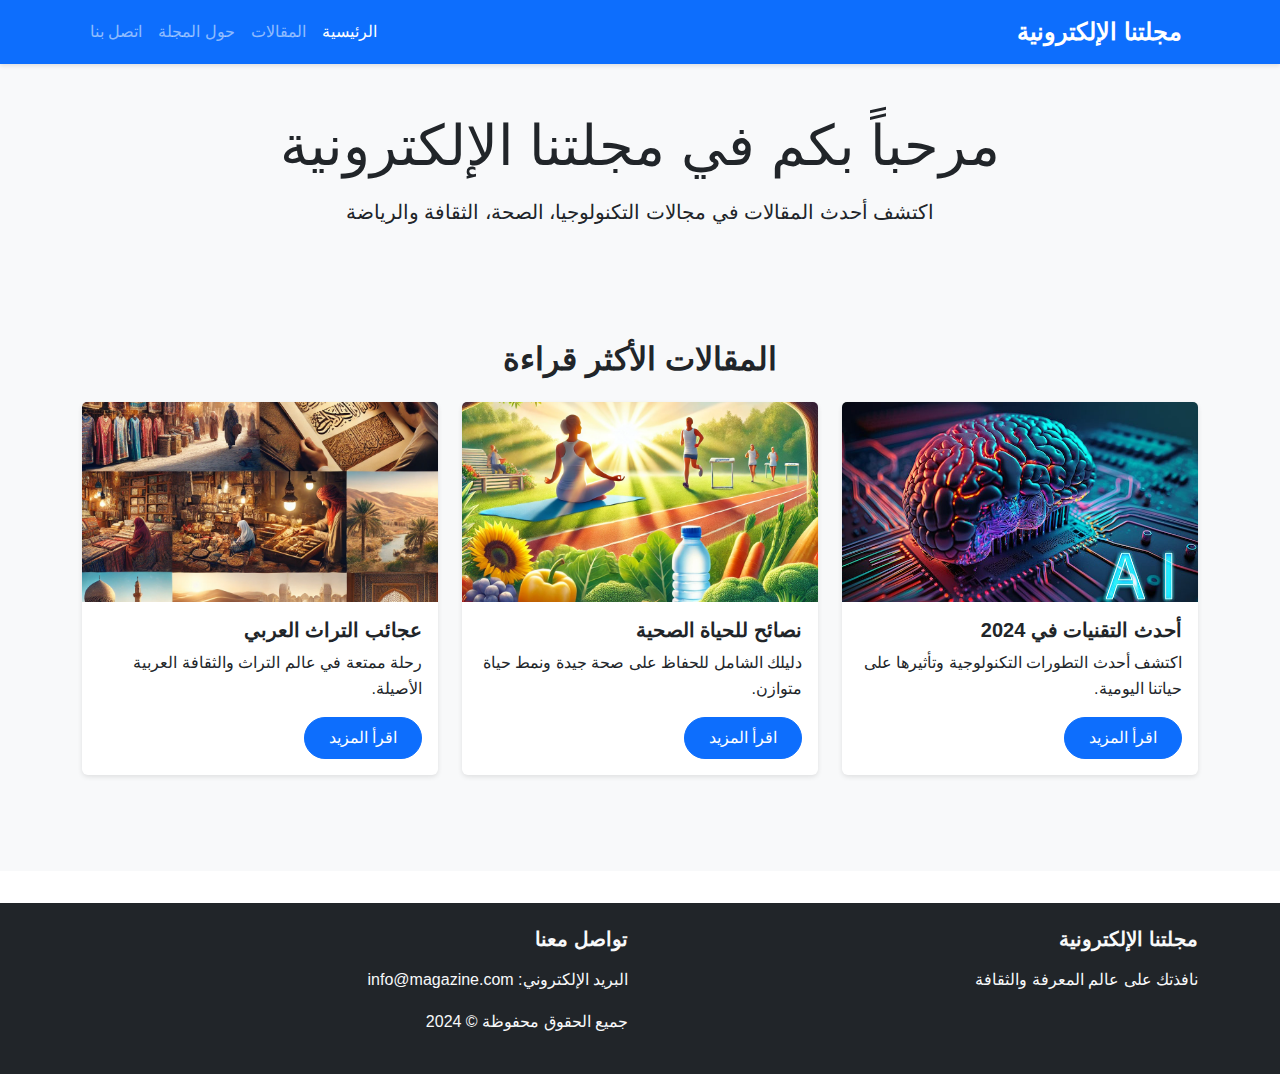
<file: index.html>
<!DOCTYPE html>
<html lang="ar" dir="rtl">
<head>
    <meta charset="UTF-8">
    <meta name="viewport" content="width=device-width, initial-scale=1.0">
    <title>مجلتنا الإلكترونية</title>
    <link href="https://cdn.jsdelivr.net/npm/bootstrap@5.3.0/dist/css/bootstrap.min.css" rel="stylesheet">
    <link rel="stylesheet" href="css/style.css">
</head>
<body>
    <!-- القائمة العلوية -->
    <nav class="navbar navbar-expand-lg navbar-dark bg-primary">
        <div class="container">
            <a class="navbar-brand" href="index.html">مجلتنا الإلكترونية</a>
            <button class="navbar-toggler" type="button" data-bs-toggle="collapse" data-bs-target="#navbarNav">
                <span class="navbar-toggler-icon"></span>
            </button>
            <div class="collapse navbar-collapse" id="navbarNav">
                <ul class="navbar-nav me-auto">
                    <li class="nav-item">
                        <a class="nav-link active" href="index.html">الرئيسية</a>
                    </li>
                    <li class="nav-item">
                        <a class="nav-link" href="articles.html">المقالات</a>
                    </li>
                    <li class="nav-item">
                        <a class="nav-link" href="about.html">حول المجلة</a>
                    </li>
                    <li class="nav-item">
                        <a class="nav-link" href="contact.html">اتصل بنا</a>
                    </li>
                </ul>
            </div>
        </div>
    </nav

    <!-- القسم الرئيسي -->
    <main>
        <!-- قسم العرض الرئيسي -->
        <section class="hero-section py-5">
            <div class="container">
                <div class="row">
                    <div class="col-md-8 mx-auto text-center">
                        <h1 class="display-4">مرحباً بكم في مجلتنا الإلكترونية</h1>
                        <p class="lead">اكتشف أحدث المقالات في مجالات التكنولوجيا، الصحة، الثقافة والرياضة</p>
                    </div>
                </div>
            </div>
        </section>

        <!-- قسم المقالات الأكثر قراءة -->
        <section class="popular-articles py-5 bg-light">
            <div class="container">
                <h2 class="text-center mb-4">المقالات الأكثر قراءة</h2>
                <div class="row">
                    <div class="col-md-4 mb-4">
                        <div class="card">
                            <img src="images/tech.jpg" class="card-img-top" alt="تكنولوجيا">
                            <div class="card-body">
                                <h5 class="card-title">أحدث التقنيات في 2024</h5>
                                <p class="card-text">اكتشف أحدث التطورات التكنولوجية وتأثيرها على حياتنا اليومية.</p>
                                <a href="articles/ai-future.html" class="btn btn-primary">اقرأ المزيد</a>
                            </div>
                        </div>
                    </div>
                    <div class="col-md-4 mb-4">
                        <div class="card">
                            <img src="images/health.jpg" class="card-img-top" alt="صحة">
                            <div class="card-body">
                                <h5 class="card-title">نصائح للحياة الصحية</h5>
                                <p class="card-text">دليلك الشامل للحفاظ على صحة جيدة ونمط حياة متوازن.</p>
                                <a href="articles/healthy-sleep.html" class="btn btn-primary">اقرأ المزيد</a>
                            </div>
                        </div>
                    </div>
                    <div class="col-md-4 mb-4">
                        <div class="card">
                            <img src="images/culture.jpg" class="card-img-top" alt="ثقافة">
                            <div class="card-body">
                                <h5 class="card-title">عجائب التراث العربي</h5>
                                <p class="card-text">رحلة ممتعة في عالم التراث والثقافة العربية الأصيلة.</p>
                                <a href="articles/arabic-heritage.html" class="btn btn-primary">اقرأ المزيد</a>
                            </div>
                        </div>
                    </div>
                </div>
            </div>
        </section>
    </main>

    <!-- تذييل الصفحة -->
    <footer class="bg-dark text-light py-4">
        <div class="container">
            <div class="row">
                <div class="col-md-6">
                    <h5>مجلتنا الإلكترونية</h5>
                    <p>نافذتك على عالم المعرفة والثقافة</p>
                </div>
                <div class="col-md-6 text-md-end">
                    <h5>تواصل معنا</h5>
                    <p>البريد الإلكتروني: info@magazine.com</p>
                    <p>جميع الحقوق محفوظة © 2024</p>
                </div>
            </div>
        </div>
    </footer>

    <script src="https://cdn.jsdelivr.net/npm/bootstrap@5.3.0/dist/js/bootstrap.bundle.min.js"></script>
    <script src="js/main.js"></script>
</body>
</html>
</file>
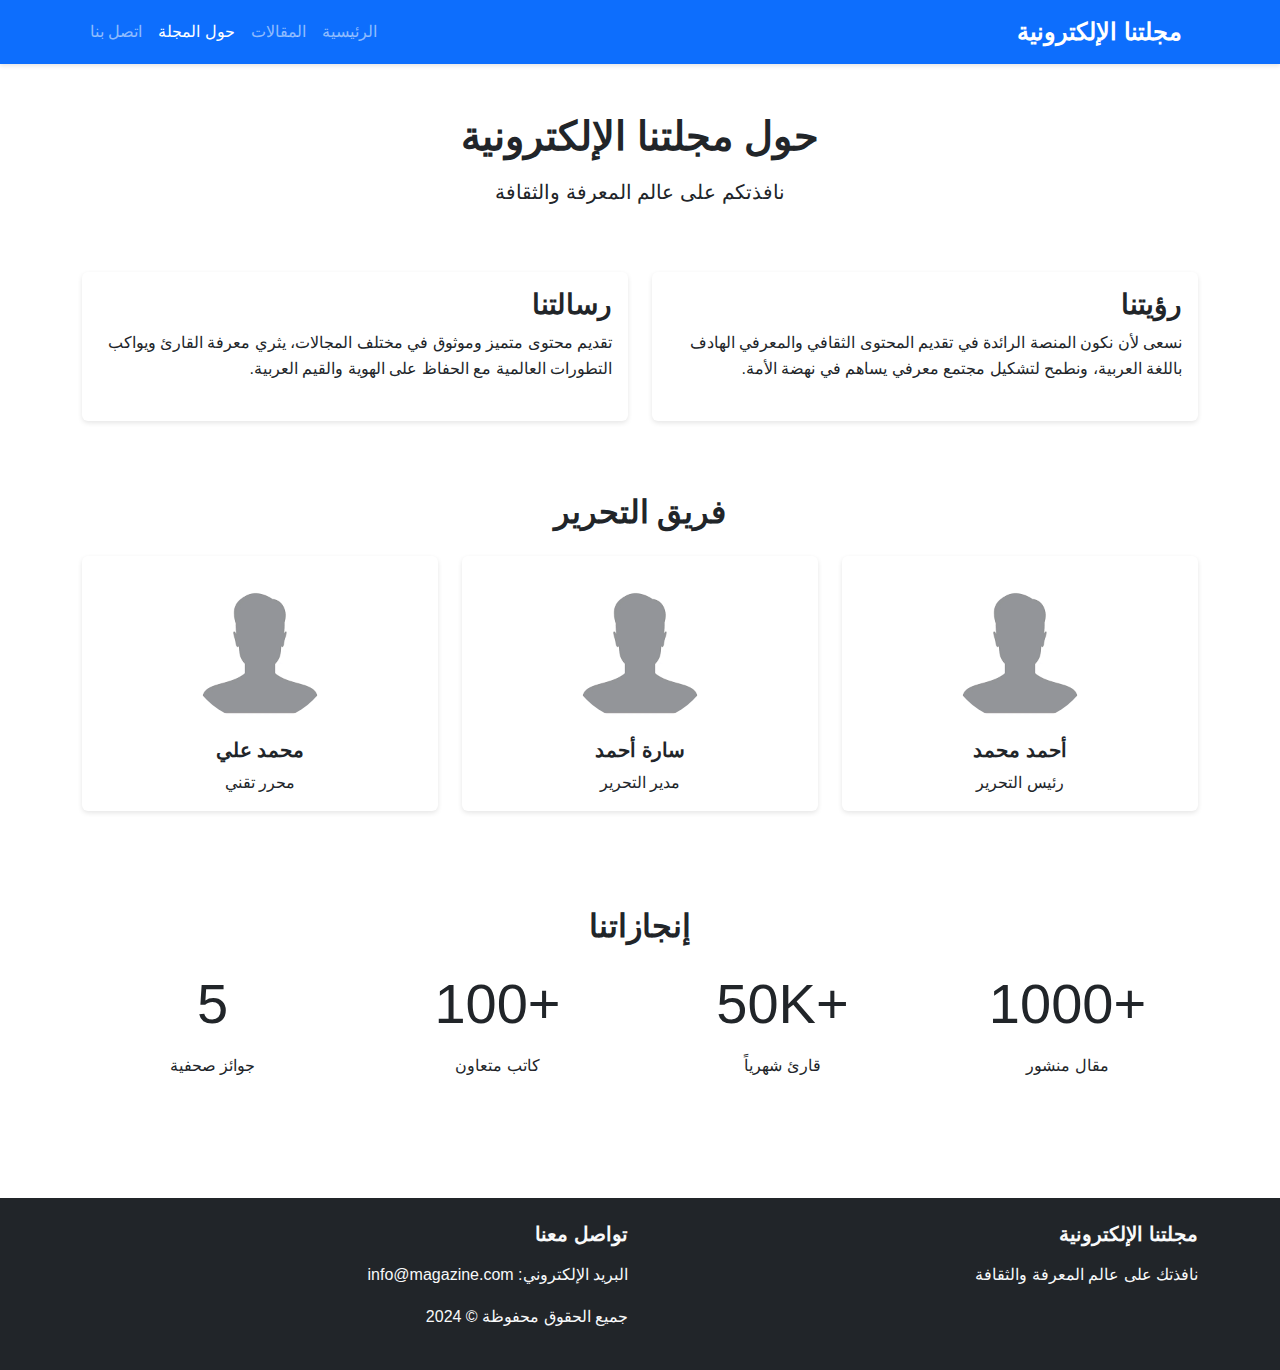
<file: about.html>
<!DOCTYPE html>
<html lang="ar" dir="rtl">
<head>
    <meta charset="UTF-8">
    <meta name="viewport" content="width=device-width, initial-scale=1.0">
    <title>حول المجلة - مجلتنا الإلكترونية</title>
    <link href="https://cdn.jsdelivr.net/npm/bootstrap@5.3.0/dist/css/bootstrap.min.css" rel="stylesheet">
    <link rel="stylesheet" href="css/style.css">
</head>
<body>
    <!-- القائمة العلوية -->
    <nav class="navbar navbar-expand-lg navbar-dark bg-primary">
        <div class="container">
            <a class="navbar-brand" href="index.html">مجلتنا الإلكترونية</a>
            <button class="navbar-toggler" type="button" data-bs-toggle="collapse" data-bs-target="#navbarNav">
                <span class="navbar-toggler-icon"></span>
            </button>
            <div class="collapse navbar-collapse" id="navbarNav">
                <ul class="navbar-nav me-auto">
                    <li class="nav-item">
                        <a class="nav-link" href="index.html">الرئيسية</a>
                    </li>
                    <li class="nav-item">
                        <a class="nav-link" href="articles.html">المقالات</a>
                    </li>
                    <li class="nav-item">
                        <a class="nav-link active" href="about.html">حول المجلة</a>
                    </li>
                    <li class="nav-item">
                        <a class="nav-link" href="contact.html">اتصل بنا</a>
                    </li>
                </ul>
            </div>
        </div>
    </nav>

    <!-- قسم حول المجلة -->
    <main class="container py-5">
        <div class="row">
            <div class="col-md-8 mx-auto text-center mb-5">
                <h1>حول مجلتنا الإلكترونية</h1>
                <p class="lead">نافذتكم على عالم المعرفة والثقافة</p>
            </div>
        </div>

        <!-- قسم الرؤية والرسالة -->
        <div class="row mb-5">
            <div class="col-md-6 mb-4">
                <div class="card h-100">
                    <div class="card-body">
                        <h3 class="card-title">رؤيتنا</h3>
                        <p class="card-text">نسعى لأن نكون المنصة الرائدة في تقديم المحتوى الثقافي والمعرفي الهادف باللغة العربية، ونطمح لتشكيل مجتمع معرفي يساهم في نهضة الأمة.</p>
                    </div>
                </div>
            </div>
            <div class="col-md-6 mb-4">
                <div class="card h-100">
                    <div class="card-body">
                        <h3 class="card-title">رسالتنا</h3>
                        <p class="card-text">تقديم محتوى متميز وموثوق في مختلف المجالات، يثري معرفة القارئ ويواكب التطورات العالمية مع الحفاظ على الهوية والقيم العربية.</p>
                    </div>
                </div>
            </div>
        </div>

        <!-- قسم الفريق -->
        <section class="team-section mb-5">
            <h2 class="text-center mb-4">فريق التحرير</h2>
            <div class="row">
                <div class="col-md-4 mb-4">
                    <div class="card text-center">
                        <div class="card-body">
                            <img src="images/editor1.jpg" alt="رئيس التحرير" class="rounded-circle mb-3" style="width: 150px; height: 150px; object-fit: cover;">
                            <h5 class="card-title">أحمد محمد</h5>
                            <p class="card-text">رئيس التحرير</p>
                        </div>
                    </div>
                </div>
                <div class="col-md-4 mb-4">
                    <div class="card text-center">
                        <div class="card-body">
                            <img src="images/editor1.jpg"مدير التحرير" class="rounded-circle mb-3" style="width: 150px; height: 150px; object-fit: cover;">
                            <h5 class="card-title">سارة أحمد</h5>
                            <p class="card-text">مدير التحرير</p>
                        </div>
                    </div>
                </div>
                <div class="col-md-4 mb-4">
                    <div class="card text-center">
                        <div class="card-body">
                            <img src="images/editor1.jpg" alt="محرر تقني" class="rounded-circle mb-3" style="width: 150px; height: 150px; object-fit: cover;">
                            <h5 class="card-title">محمد علي</h5>
                            <p class="card-text">محرر تقني</p>
                        </div>
                    </div>
                </div>
            </div>
        </section>

        <!-- قسم الإنجازات -->
        <section class="achievements-section">
            <h2 class="text-center mb-4">إنجازاتنا</h2>
            <div class="row">
                <div class="col-md-3 col-6 text-center mb-4">
                    <div class="achievement-item">
                        <h3 class="display-4">+1000</h3>
                        <p>مقال منشور</p>
                    </div>
                </div>
                <div class="col-md-3 col-6 text-center mb-4">
                    <div class="achievement-item">
                        <h3 class="display-4">+50K</h3>
                        <p>قارئ شهرياً</p>
                    </div>
                </div>
                <div class="col-md-3 col-6 text-center mb-4">
                    <div class="achievement-item">
                        <h3 class="display-4">+100</h3>
                        <p>كاتب متعاون</p>
                    </div>
                </div>
                <div class="col-md-3 col-6 text-center mb-4">
                    <div class="achievement-item">
                        <h3 class="display-4">5</h3>
                        <p>جوائز صحفية</p>
                    </div>
                </div>
            </div>
        </section>
    </main>

    <!-- تذييل الصفحة -->
    <footer class="bg-dark text-light py-4">
        <div class="container">
            <div class="row">
                <div class="col-md-6">
                    <h5>مجلتنا الإلكترونية</h5>
                    <p>نافذتك على عالم المعرفة والثقافة</p>
                </div>
                <div class="col-md-6 text-md-end">
                    <h5>تواصل معنا</h5>
                    <p>البريد الإلكتروني: info@magazine.com</p>
                    <p>جميع الحقوق محفوظة © 2024</p>
                </div>
            </div>
        </div>
    </footer>

    <script src="https://cdn.jsdelivr.net/npm/bootstrap@5.3.0/dist/js/bootstrap.bundle.min.js"></script>
    <script src="js/main.js"></script>
</body>
</html>
</file>
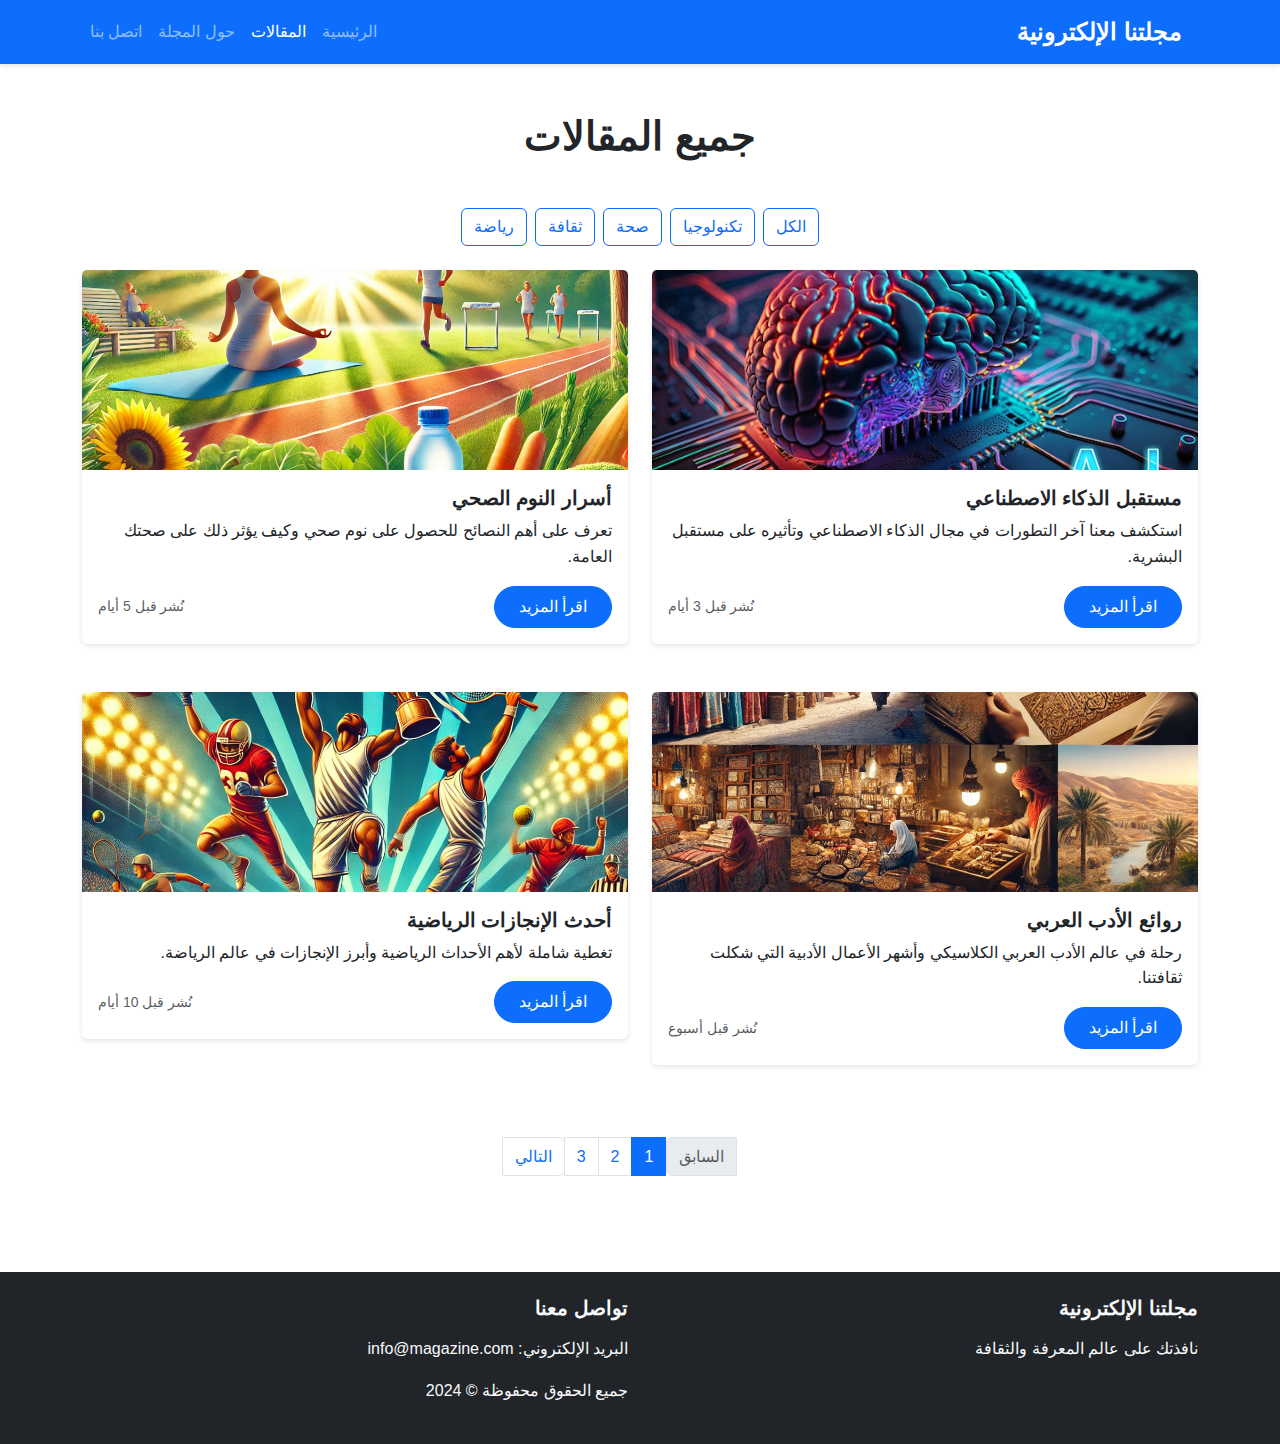
<file: articles.html>
<!DOCTYPE html>
<html lang="ar" dir="rtl">
<head>
    <meta charset="UTF-8">
    <meta name="viewport" content="width=device-width, initial-scale=1.0">
    <title>المقالات - مجلتنا الإلكترونية</title>
    <link href="https://cdn.jsdelivr.net/npm/bootstrap@5.3.0/dist/css/bootstrap.min.css" rel="stylesheet">
    <link rel="stylesheet" href="css/style.css">
</head>
<body>
    <!-- القائمة العلوية -->
    <nav class="navbar navbar-expand-lg navbar-dark bg-primary">
        <div class="container">
            <a class="navbar-brand" href="index.html">مجلتنا الإلكترونية</a>
            <button class="navbar-toggler" type="button" data-bs-toggle="collapse" data-bs-target="#navbarNav">
                <span class="navbar-toggler-icon"></span>
            </button>
            <div class="collapse navbar-collapse" id="navbarNav">
                <ul class="navbar-nav me-auto">
                    <li class="nav-item">
                        <a class="nav-link" href="index.html">الرئيسية</a>
                    </li>
                    <li class="nav-item">
                        <a class="nav-link active" href="articles.html">المقالات</a>
                    </li>
                    <li class="nav-item">
                        <a class="nav-link" href="about.html">حول المجلة</a>
                    </li>
                    <li class="nav-item">
                        <a class="nav-link" href="contact.html">اتصل بنا</a>
                    </li>
                </ul>
            </div>
        </div>
    </nav>

    <!-- قسم المقالات -->
    <main class="container py-5">
        <h1 class="text-center mb-5">جميع المقالات</h1>
        
        <!-- قسم التصنيفات -->
        <div class="categories mb-4">
            <div class="d-flex justify-content-center flex-wrap gap-2">
                <button class="btn btn-outline-primary">الكل</button>
                <button class="btn btn-outline-primary">تكنولوجيا</button>
                <button class="btn btn-outline-primary">صحة</button>
                <button class="btn btn-outline-primary">ثقافة</button>
                <button class="btn btn-outline-primary">رياضة</button>
            </div>
        </div>

        <!-- قائمة المقالات -->
        <div class="row">
            <!-- مقال 1 -->
            <div class="col-md-6 mb-4">
                <div class="card">
                    <img src="images/tech.jpg" class="card-img-top" alt="تكنولوجيا">
                    <div class="card-body">
                        <h5 class="card-title">مستقبل الذكاء الاصطناعي</h5>
                        <p class="card-text">استكشف معنا آخر التطورات في مجال الذكاء الاصطناعي وتأثيره على مستقبل البشرية.</p>
                        <div class="d-flex justify-content-between align-items-center">
                            <a href="articles/ai-future.html" class="btn btn-primary">اقرأ المزيد</a>
                            <small class="text-muted">نُشر قبل 3 أيام</small>
                        </div>
                    </div>
                </div>
            </div>

            <!-- مقال 2 -->
            <div class="col-md-6 mb-4">
                <div class="card">
                    <img src="images/health.jpg" class="card-img-top" alt="صحة">
                    <div class="card-body">
                        <h5 class="card-title">أسرار النوم الصحي</h5>
                        <p class="card-text">تعرف على أهم النصائح للحصول على نوم صحي وكيف يؤثر ذلك على صحتك العامة.</p>
                        <div class="d-flex justify-content-between align-items-center">
                            <a href="articles/healthy-sleep.html" class="btn btn-primary">اقرأ المزيد</a>
                            <small class="text-muted">نُشر قبل 5 أيام</small>
                        </div>
                    </div>
                </div>
            </div>

            <!-- مقال 3 -->
            <div class="col-md-6 mb-4">
                <div class="card">
                    <img src="images/culture.jpg" class="card-img-top" alt="ثقافة">
                    <div class="card-body">
                        <h5 class="card-title">روائع الأدب العربي</h5>
                        <p class="card-text">رحلة في عالم الأدب العربي الكلاسيكي وأشهر الأعمال الأدبية التي شكلت ثقافتنا.</p>
                        <div class="d-flex justify-content-between align-items-center">
                            <a href="articles/arabic-literature.html" class="btn btn-primary">اقرأ المزيد</a>
                            <small class="text-muted">نُشر قبل أسبوع</small>
                        </div>
                    </div>
                </div>
            </div>

            <!-- مقال 4 -->
            <div class="col-md-6 mb-4">
                <div class="card">
                    <img src="images/sport.jpg" class="card-img-top" alt="رياضة">
                    <div class="card-body">
                        <h5 class="card-title">أحدث الإنجازات الرياضية</h5>
                        <p class="card-text">تغطية شاملة لأهم الأحداث الرياضية وأبرز الإنجازات في عالم الرياضة.</p>
                        <div class="d-flex justify-content-between align-items-center">
                            <a href="articles/sports-achievements.html" class="btn btn-primary">اقرأ المزيد</a>
                            <small class="text-muted">نُشر قبل 10 أيام</small>
                        </div>
                    </div>
                </div>
            </div>
        </div>

        <!-- أزرار التنقل بين الصفحات -->
        <nav aria-label="Page navigation" class="mt-4">
            <ul class="pagination justify-content-center">
                <li class="page-item disabled">
                    <a class="page-link" href="#" tabindex="-1">السابق</a>
                </li>
                <li class="page-item active"><a class="page-link" href="#">1</a></li>
                <li class="page-item"><a class="page-link" href="#">2</a></li>
                <li class="page-item"><a class="page-link" href="#">3</a></li>
                <li class="page-item">
                    <a class="page-link" href="#">التالي</a>
                </li>
            </ul>
        </nav>
    </main>

    <!-- تذييل الصفحة -->
    <footer class="bg-dark text-light py-4">
        <div class="container">
            <div class="row">
                <div class="col-md-6">
                    <h5>مجلتنا الإلكترونية</h5>
                    <p>نافذتك على عالم المعرفة والثقافة</p>
                </div>
                <div class="col-md-6 text-md-end">
                    <h5>تواصل معنا</h5>
                    <p>البريد الإلكتروني: info@magazine.com</p>
                    <p>جميع الحقوق محفوظة © 2024</p>
                </div>
            </div>
        </div>
    </footer>

    <script src="https://cdn.jsdelivr.net/npm/bootstrap@5.3.0/dist/js/bootstrap.bundle.min.js"></script>
    <script src="js/main.js"></script>
</body>
</html>
</file>
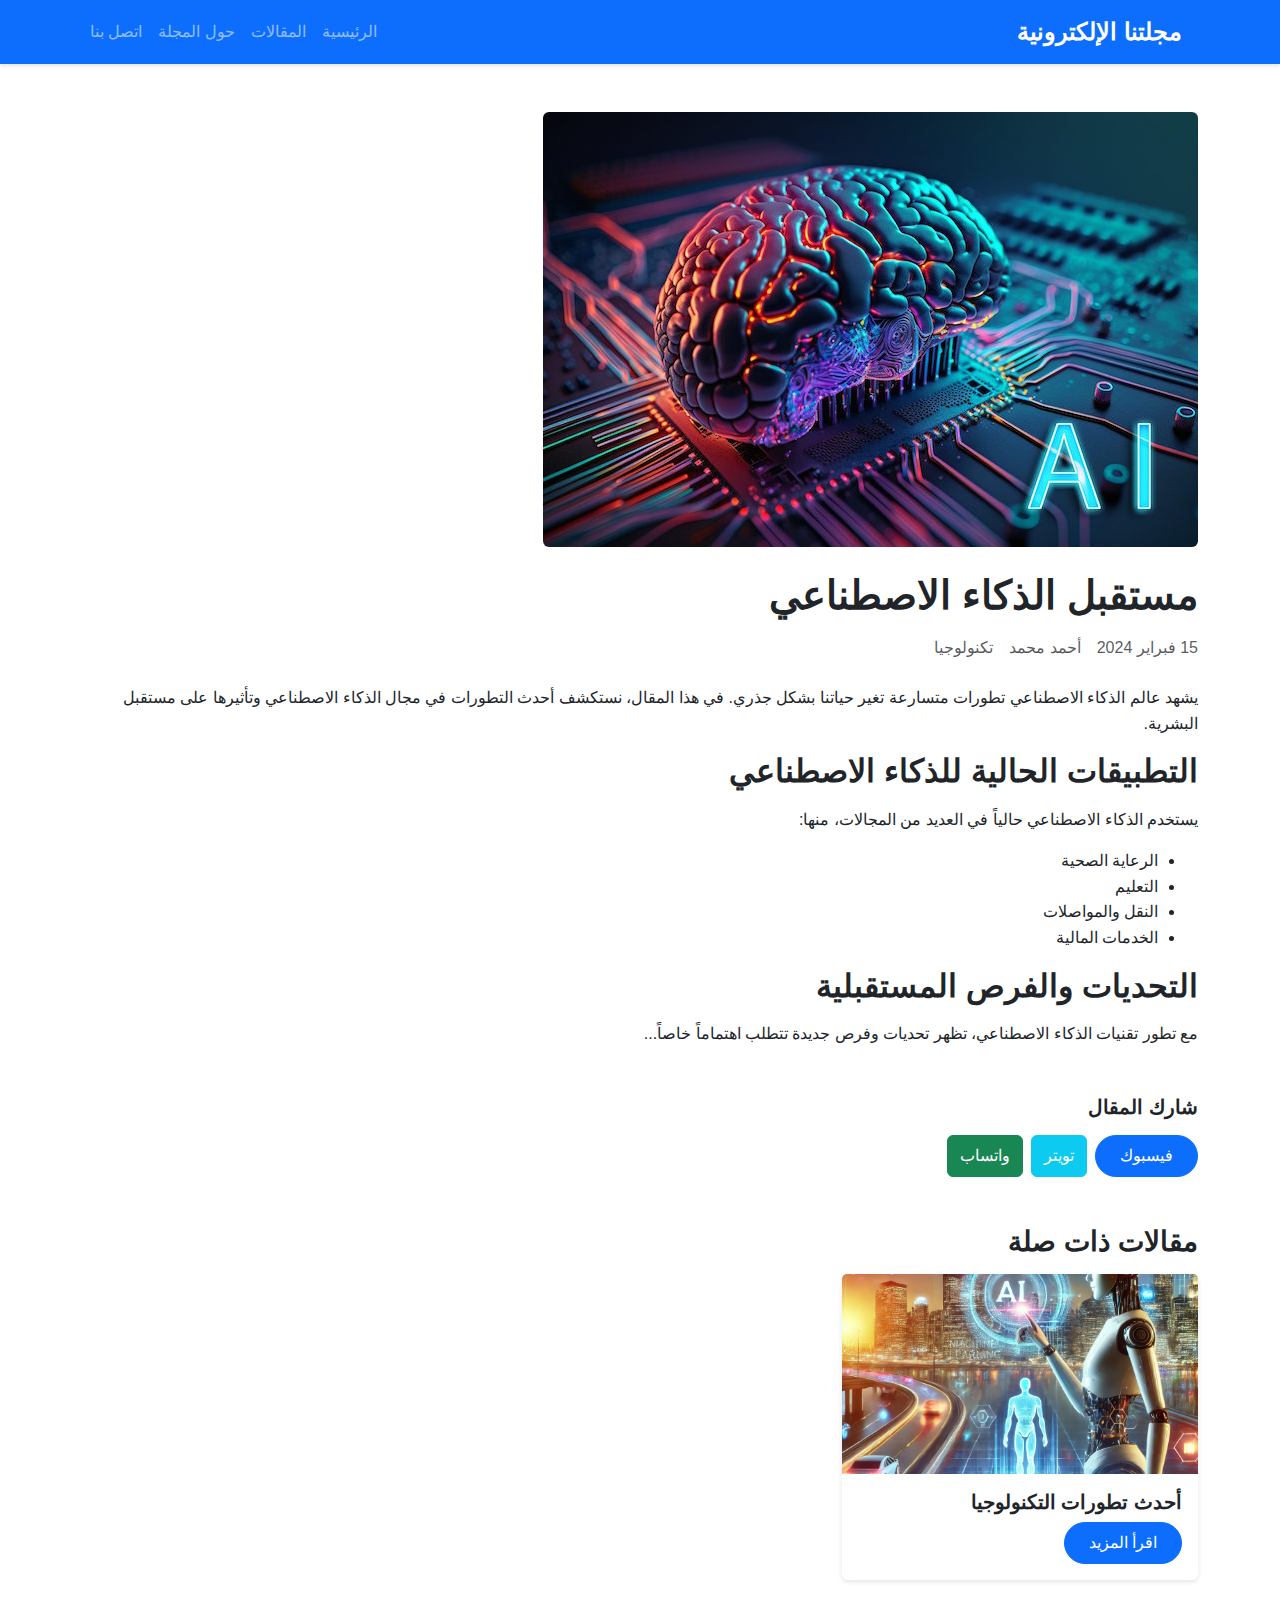
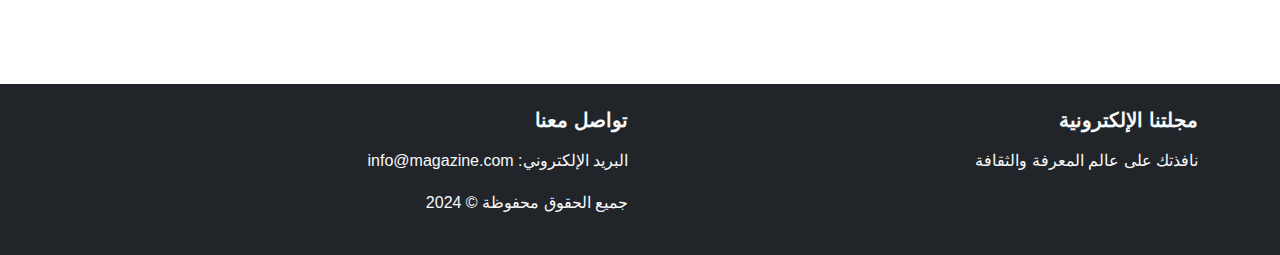
<file: articles/ai-future.html>
<!DOCTYPE html>
<html lang="ar" dir="rtl">
<head>
    <meta charset="UTF-8">
    <meta name="viewport" content="width=device-width, initial-scale=1.0">
    <title>مستقبل الذكاء الاصطناعي - مجلتنا الإلكترونية</title>
    <link href="https://cdn.jsdelivr.net/npm/bootstrap@5.3.0/dist/css/bootstrap.min.css" rel="stylesheet">
    <link rel="stylesheet" href="../css/style.css">
</head>
<body>
    <!-- القائمة العلوية -->
    <nav class="navbar navbar-expand-lg navbar-dark bg-primary">
        <div class="container">
            <a class="navbar-brand" href="../index.html">مجلتنا الإلكترونية</a>
            <button class="navbar-toggler" type="button" data-bs-toggle="collapse" data-bs-target="#navbarNav">
                <span class="navbar-toggler-icon"></span>
            </button>
            <div class="collapse navbar-collapse" id="navbarNav">
                <ul class="navbar-nav me-auto">
                    <li class="nav-item">
                        <a class="nav-link" href="../index.html">الرئيسية</a>
                    </li>
                    <li class="nav-item">
                        <a class="nav-link" href="../articles.html">المقالات</a>
                    </li>
                    <li class="nav-item">
                        <a class="nav-link" href="../about.html">حول المجلة</a>
                    </li>
                    <li class="nav-item">
                        <a class="nav-link" href="../contact.html">اتصل بنا</a>
                    </li>
                </ul>
            </div>
        </div>
    </nav>

    <!-- محتوى المقال -->
    <main class="container py-5">
        <article class="article-content">
            <!-- صورة المقال الرئيسية -->
            <div class="article-header mb-4">
                <img src="../images/tech.jpg" class="img-fluid rounded" alt="الذكاء الاصطناعي">
            </div>

            <!-- معلومات المقال -->
            <div class="article-meta mb-4">
                <h1 class="article-title mb-3">مستقبل الذكاء الاصطناعي</h1>
                <div class="d-flex gap-3 text-muted">
                    <span><i class="bi bi-calendar"></i> 15 فبراير 2024</span>
                    <span><i class="bi bi-person"></i> أحمد محمد</span>
                    <span><i class="bi bi-tag"></i> تكنولوجيا</span>
                </div>
            </div>

            <!-- محتوى المقال -->
            <div class="article-body">
                <p>يشهد عالم الذكاء الاصطناعي تطورات متسارعة تغير حياتنا بشكل جذري. في هذا المقال، نستكشف أحدث التطورات في مجال الذكاء الاصطناعي وتأثيرها على مستقبل البشرية.</p>
                
                <h2>التطبيقات الحالية للذكاء الاصطناعي</h2>
                <p>يستخدم الذكاء الاصطناعي حالياً في العديد من المجالات، منها:</p>
                <ul>
                    <li>الرعاية الصحية</li>
                    <li>التعليم</li>
                    <li>النقل والمواصلات</li>
                    <li>الخدمات المالية</li>
                </ul>

                <h2>التحديات والفرص المستقبلية</h2>
                <p>مع تطور تقنيات الذكاء الاصطناعي، تظهر تحديات وفرص جديدة تتطلب اهتماماً خاصاً...</p>
                
                <!-- يمكن إضافة المزيد من المحتوى هنا -->
            </div>

            <!-- أزرار المشاركة -->
            <div class="share-buttons mt-5">
                <h5>شارك المقال</h5>
                <div class="d-flex gap-2">
                    <button class="btn btn-primary">فيسبوك</button>
                    <button class="btn btn-info text-white">تويتر</button>
                    <button class="btn btn-success">واتساب</button>
                </div>
            </div>

            <!-- مقالات ذات صلة -->
            <div class="related-articles mt-5">
                <h3>مقالات ذات صلة</h3>
                <div class="row mt-3">
                    <div class="col-md-4">
                        <div class="card">
                            <img src="../images/tech2.jpg" class="card-img-top" alt="مقال ذو صلة">
                            <div class="card-body">
                                <h5 class="card-title">أحدث تطورات التكنولوجيا</h5>
                                <a href="#" class="btn btn-primary">اقرأ المزيد</a>
                            </div>
                        </div>
                    </div>
                </div>
            </div>
        </article>
    </main>

    <!-- تذييل الصفحة -->
    <footer class="bg-dark text-light py-4">
        <div class="container">
            <div class="row">
                <div class="col-md-6">
                    <h5>مجلتنا الإلكترونية</h5>
                    <p>نافذتك على عالم المعرفة والثقافة</p>
                </div>
                <div class="col-md-6 text-md-end">
                    <h5>تواصل معنا</h5>
                    <p>البريد الإلكتروني: info@magazine.com</p>
                    <p>جميع الحقوق محفوظة © 2024</p>
                </div>
            </div>
        </div>
    </footer>

    <script src="https://cdn.jsdelivr.net/npm/bootstrap@5.3.0/dist/js/bootstrap.bundle.min.js"></script>
    <script src="../js/main.js"></script>
</body>
</html>
</file>
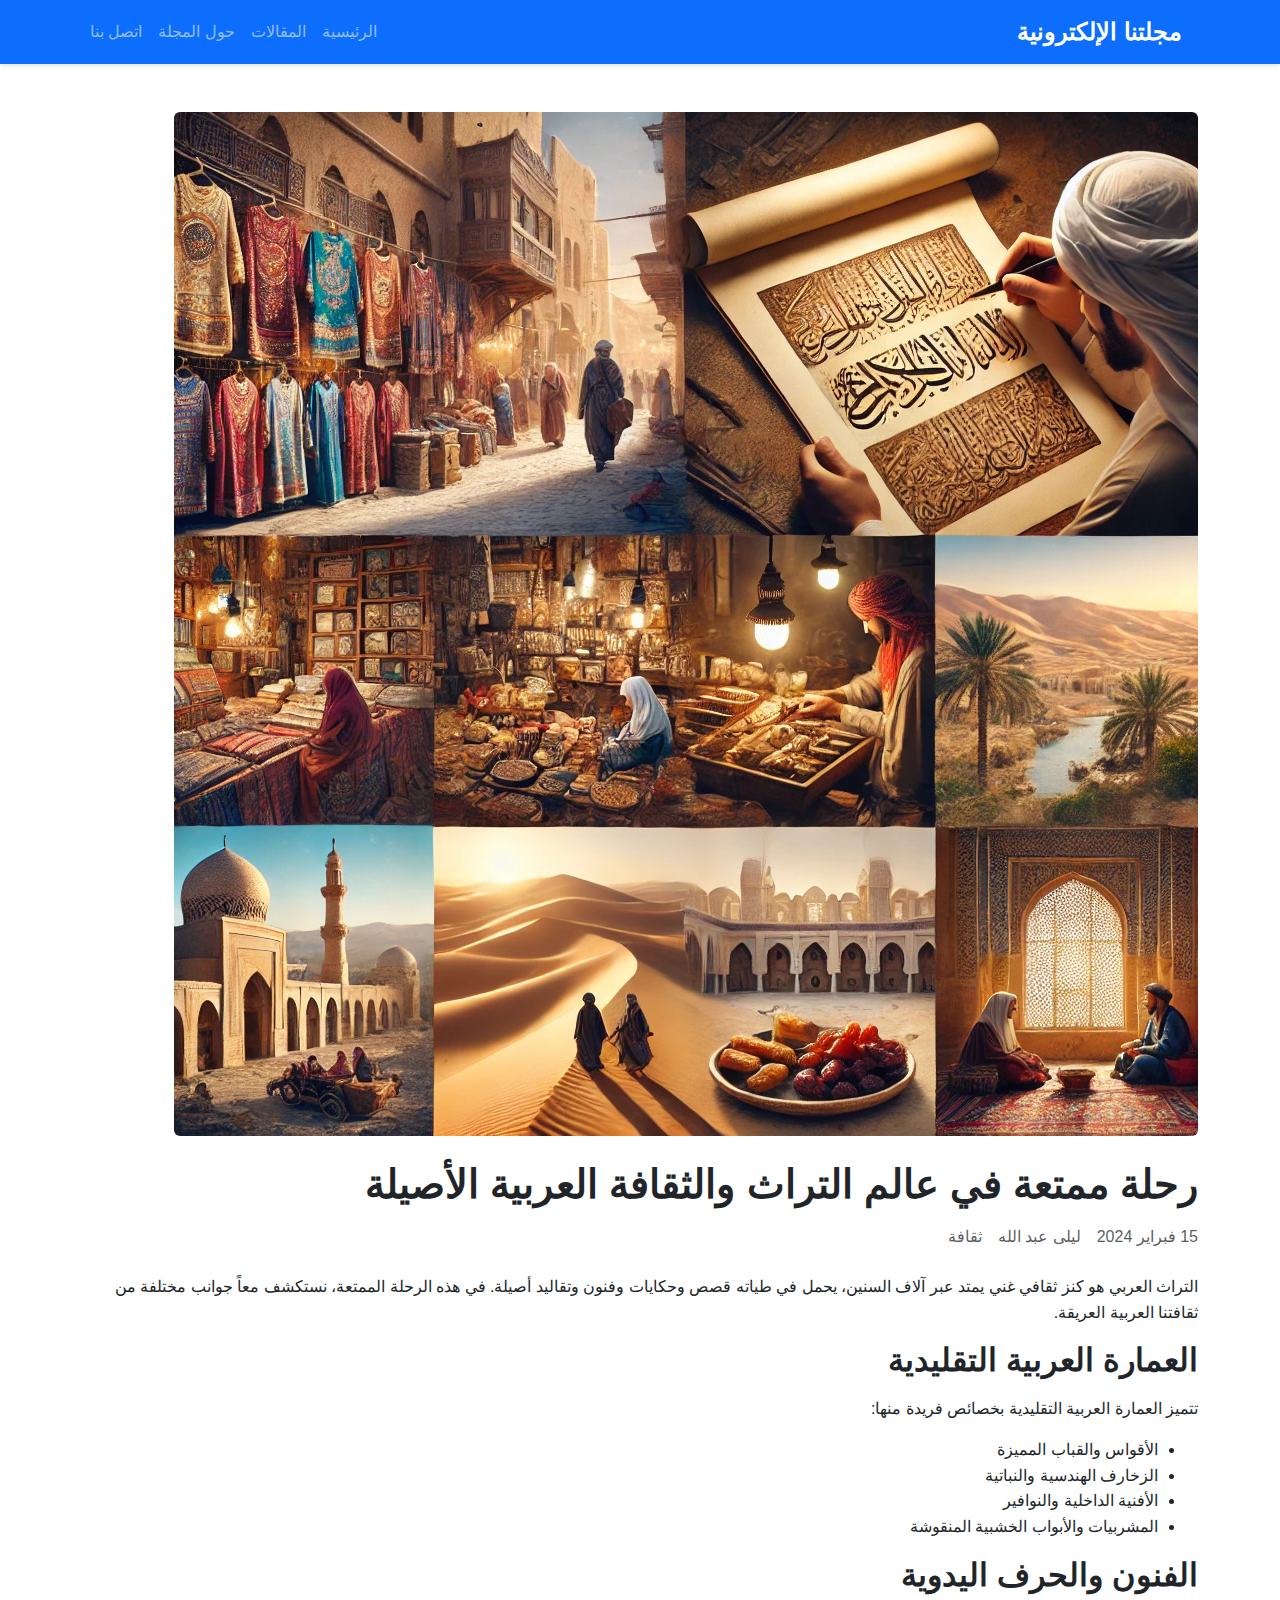
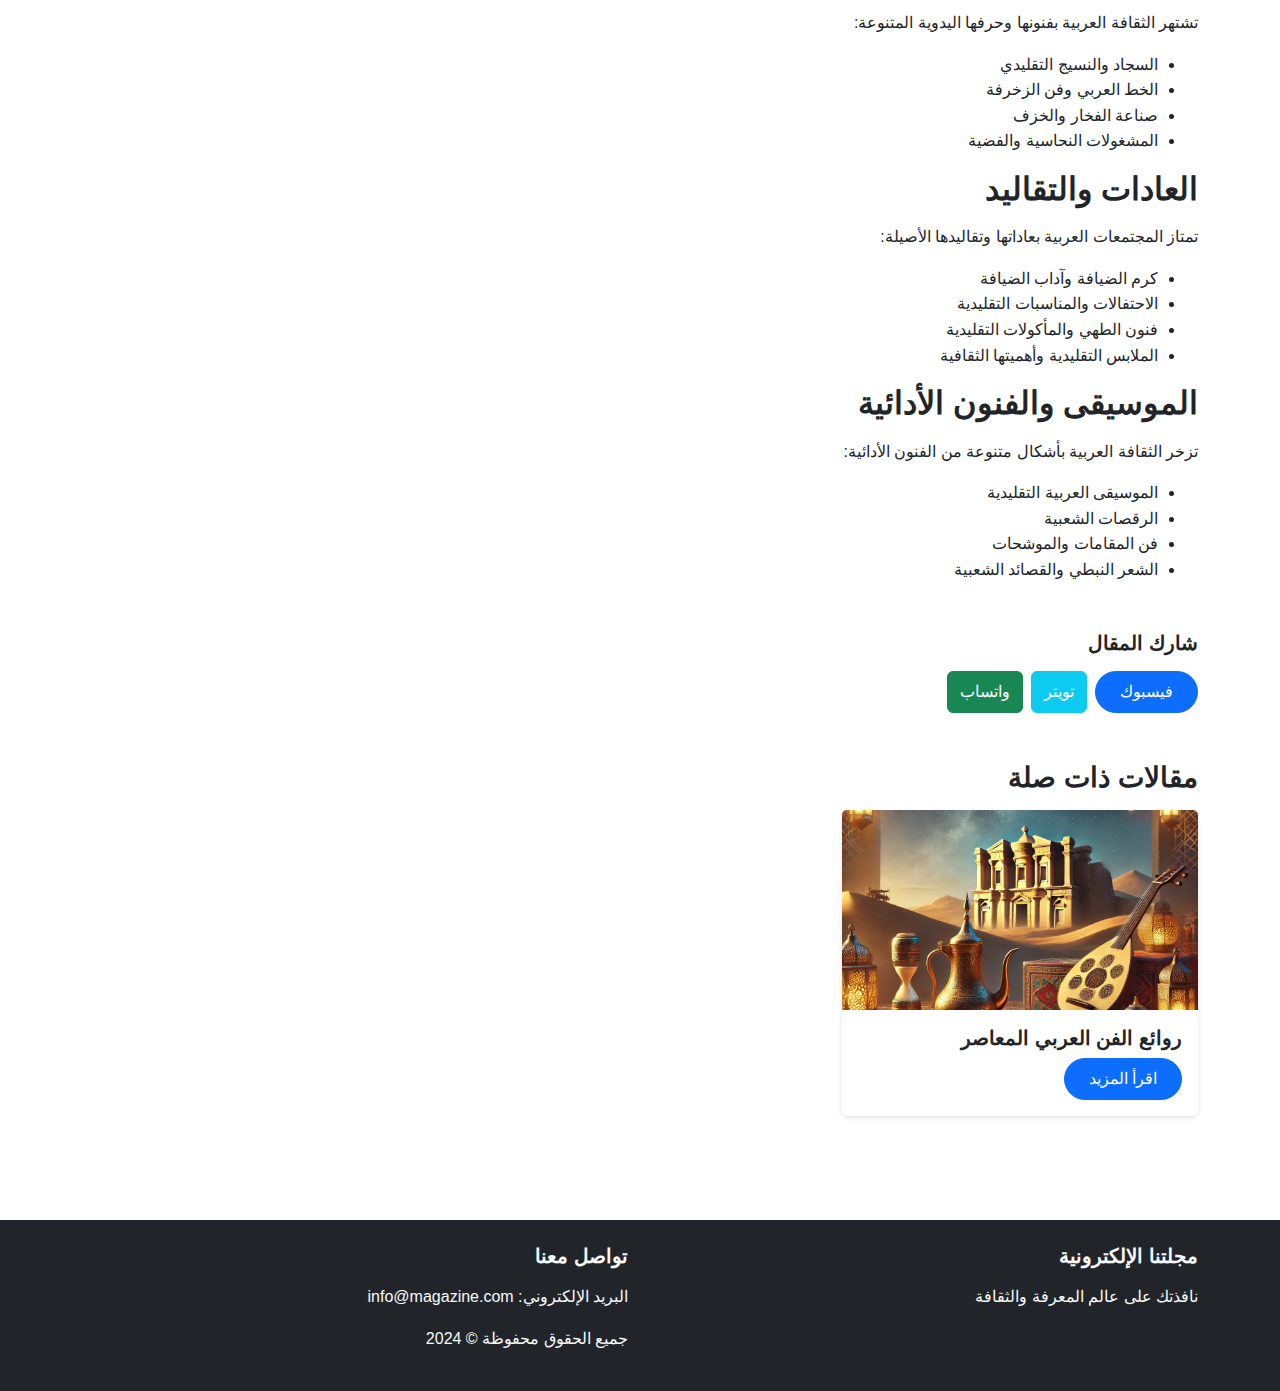
<file: articles/arabic-heritage.html>
<!DOCTYPE html>
<html lang="ar" dir="rtl">
<head>
    <meta charset="UTF-8">
    <meta name="viewport" content="width=device-width, initial-scale=1.0">
    <title>رحلة في عالم التراث والثقافة العربية - مجلتنا الإلكترونية</title>
    <link href="https://cdn.jsdelivr.net/npm/bootstrap@5.3.0/dist/css/bootstrap.min.css" rel="stylesheet">
    <link rel="stylesheet" href="../css/style.css">
</head>
<body>
    <!-- القائمة العلوية -->
    <nav class="navbar navbar-expand-lg navbar-dark bg-primary">
        <div class="container">
            <a class="navbar-brand" href="../index.html">مجلتنا الإلكترونية</a>
            <button class="navbar-toggler" type="button" data-bs-toggle="collapse" data-bs-target="#navbarNav">
                <span class="navbar-toggler-icon"></span>
            </button>
            <div class="collapse navbar-collapse" id="navbarNav">
                <ul class="navbar-nav me-auto">
                    <li class="nav-item">
                        <a class="nav-link" href="../index.html">الرئيسية</a>
                    </li>
                    <li class="nav-item">
                        <a class="nav-link" href="../articles.html">المقالات</a>
                    </li>
                    <li class="nav-item">
                        <a class="nav-link" href="../about.html">حول المجلة</a>
                    </li>
                    <li class="nav-item">
                        <a class="nav-link" href="../contact.html">اتصل بنا</a>
                    </li>
                </ul>
            </div>
        </div>
    </nav>

    <!-- محتوى المقال -->
    <main class="container py-5">
        <article class="article-content">
            <!-- صورة المقال الرئيسية -->
            <div class="article-header mb-4">
                <img src="../images/culture.jpg" class="img-fluid rounded" alt="التراث العربي">
            </div>

            <!-- معلومات المقال -->
            <div class="article-meta mb-4">
                <h1 class="article-title mb-3">رحلة ممتعة في عالم التراث والثقافة العربية الأصيلة</h1>
                <div class="d-flex gap-3 text-muted">
                    <span><i class="bi bi-calendar"></i> 15 فبراير 2024</span>
                    <span><i class="bi bi-person"></i> ليلى عبد الله</span>
                    <span><i class="bi bi-tag"></i> ثقافة</span>
                </div>
            </div>

            <!-- محتوى المقال -->
            <div class="article-body">
                <p>التراث العربي هو كنز ثقافي غني يمتد عبر آلاف السنين، يحمل في طياته قصص وحكايات وفنون وتقاليد أصيلة. في هذه الرحلة الممتعة، نستكشف معاً جوانب مختلفة من ثقافتنا العربية العريقة.</p>
                
                <h2>العمارة العربية التقليدية</h2>
                <p>تتميز العمارة العربية التقليدية بخصائص فريدة منها:</p>
                <ul>
                    <li>الأقواس والقباب المميزة</li>
                    <li>الزخارف الهندسية والنباتية</li>
                    <li>الأفنية الداخلية والنوافير</li>
                    <li>المشربيات والأبواب الخشبية المنقوشة</li>
                </ul>

                <h2>الفنون والحرف اليدوية</h2>
                <p>تشتهر الثقافة العربية بفنونها وحرفها اليدوية المتنوعة:</p>
                <ul>
                    <li>السجاد والنسيج التقليدي</li>
                    <li>الخط العربي وفن الزخرفة</li>
                    <li>صناعة الفخار والخزف</li>
                    <li>المشغولات النحاسية والفضية</li>
                </ul>

                <h2>العادات والتقاليد</h2>
                <p>تمتاز المجتمعات العربية بعاداتها وتقاليدها الأصيلة:</p>
                <ul>
                    <li>كرم الضيافة وآداب الضيافة</li>
                    <li>الاحتفالات والمناسبات التقليدية</li>
                    <li>فنون الطهي والمأكولات التقليدية</li>
                    <li>الملابس التقليدية وأهميتها الثقافية</li>
                </ul>
                
                <h2>الموسيقى والفنون الأدائية</h2>
                <p>تزخر الثقافة العربية بأشكال متنوعة من الفنون الأدائية:</p>
                <ul>
                    <li>الموسيقى العربية التقليدية</li>
                    <li>الرقصات الشعبية</li>
                    <li>فن المقامات والموشحات</li>
                    <li>الشعر النبطي والقصائد الشعبية</li>
                </ul>
            </div>

            <!-- أزرار المشاركة -->
            <div class="share-buttons mt-5">
                <h5>شارك المقال</h5>
                <div class="d-flex gap-2">
                    <button class="btn btn-primary">فيسبوك</button>
                    <button class="btn btn-info text-white">تويتر</button>
                    <button class="btn btn-success">واتساب</button>
                </div>
            </div>

            <!-- مقالات ذات صلة -->
            <div class="related-articles mt-5">
                <h3>مقالات ذات صلة</h3>
                <div class="row mt-3">
                    <div class="col-md-4">
                        <div class="card">
                            <img src="../images/culture2.jpg" class="card-img-top" alt="مقال ذو صلة">
                            <div class="card-body">
                                <h5 class="card-title">روائع الفن العربي المعاصر</h5>
                                <a href="#" class="btn btn-primary">اقرأ المزيد</a>
                            </div>
                        </div>
                    </div>
                </div>
            </div>
        </article>
    </main>

    <!-- تذييل الصفحة -->
    <footer class="bg-dark text-light py-4">
        <div class="container">
            <div class="row">
                <div class="col-md-6">
                    <h5>مجلتنا الإلكترونية</h5>
                    <p>نافذتك على عالم المعرفة والثقافة</p>
                </div>
                <div class="col-md-6 text-md-end">
                    <h5>تواصل معنا</h5>
                    <p>البريد الإلكتروني: info@magazine.com</p>
                    <p>جميع الحقوق محفوظة © 2024</p>
                </div>
            </div>
        </div>
    </footer>

    <script src="https://cdn.jsdelivr.net/npm/bootstrap@5.3.0/dist/js/bootstrap.bundle.min.js"></script>
    <script src="../js/main.js"></script>
</body>
</html>
</file>
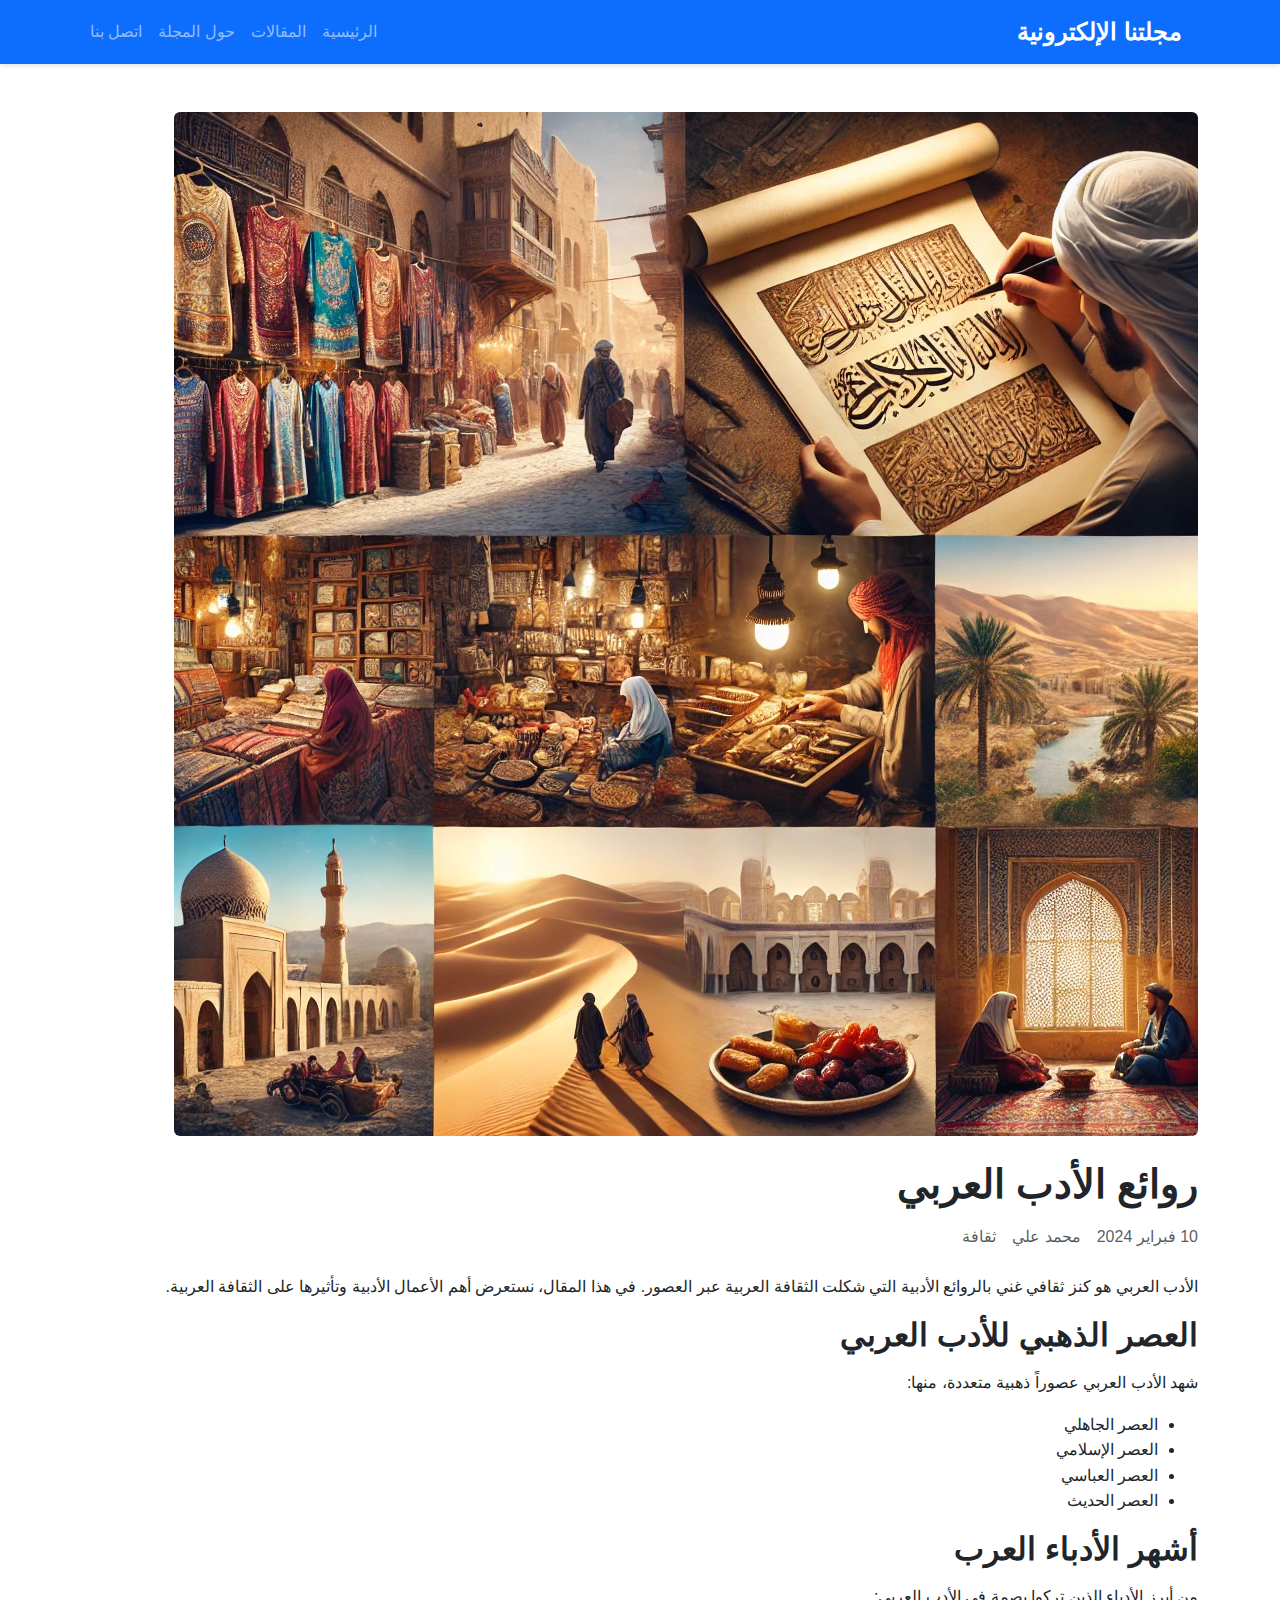
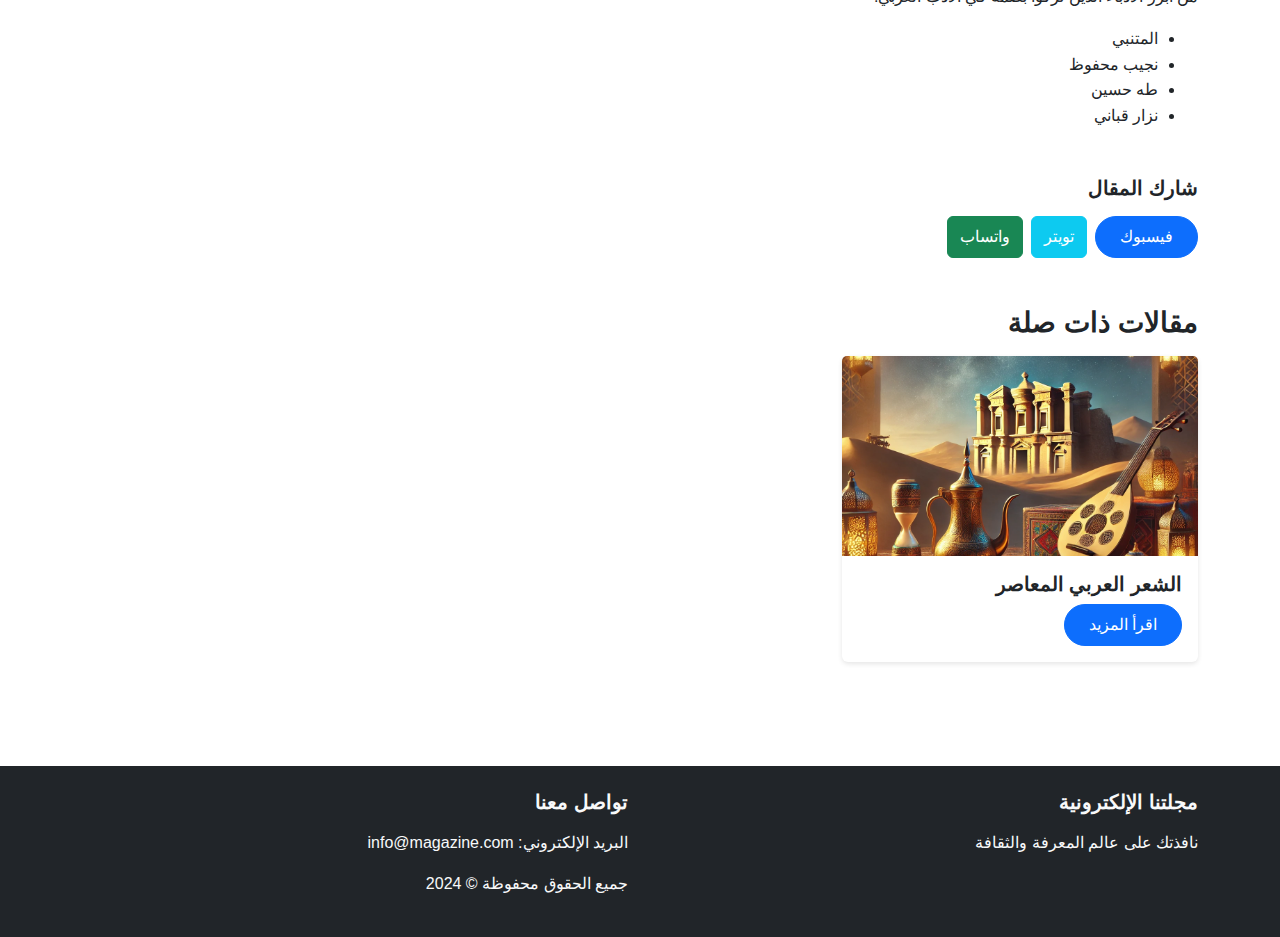
<file: articles/arabic-literature.html>
<!DOCTYPE html>
<html lang="ar" dir="rtl">
<head>
    <meta charset="UTF-8">
    <meta name="viewport" content="width=device-width, initial-scale=1.0">
    <title>روائع الأدب العربي - مجلتنا الإلكترونية</title>
    <link href="https://cdn.jsdelivr.net/npm/bootstrap@5.3.0/dist/css/bootstrap.min.css" rel="stylesheet">
    <link rel="stylesheet" href="../css/style.css">
</head>
<body>
    <!-- القائمة العلوية -->
    <nav class="navbar navbar-expand-lg navbar-dark bg-primary">
        <div class="container">
            <a class="navbar-brand" href="../index.html">مجلتنا الإلكترونية</a>
            <button class="navbar-toggler" type="button" data-bs-toggle="collapse" data-bs-target="#navbarNav">
                <span class="navbar-toggler-icon"></span>
            </button>
            <div class="collapse navbar-collapse" id="navbarNav">
                <ul class="navbar-nav me-auto">
                    <li class="nav-item">
                        <a class="nav-link" href="../index.html">الرئيسية</a>
                    </li>
                    <li class="nav-item">
                        <a class="nav-link" href="../articles.html">المقالات</a>
                    </li>
                    <li class="nav-item">
                        <a class="nav-link" href="../about.html">حول المجلة</a>
                    </li>
                    <li class="nav-item">
                        <a class="nav-link" href="../contact.html">اتصل بنا</a>
                    </li>
                </ul>
            </div>
        </div>
    </nav>

    <!-- محتوى المقال -->
    <main class="container py-5">
        <article class="article-content">
            <!-- صورة المقال الرئيسية -->
            <div class="article-header mb-4">
                <img src="../images/culture.jpg" class="img-fluid rounded" alt="الأدب العربي">
            </div>

            <!-- معلومات المقال -->
            <div class="article-meta mb-4">
                <h1 class="article-title mb-3">روائع الأدب العربي</h1>
                <div class="d-flex gap-3 text-muted">
                    <span><i class="bi bi-calendar"></i> 10 فبراير 2024</span>
                    <span><i class="bi bi-person"></i> محمد علي</span>
                    <span><i class="bi bi-tag"></i> ثقافة</span>
                </div>
            </div>

            <!-- محتوى المقال -->
            <div class="article-body">
                <p>الأدب العربي هو كنز ثقافي غني بالروائع الأدبية التي شكلت الثقافة العربية عبر العصور. في هذا المقال، نستعرض أهم الأعمال الأدبية وتأثيرها على الثقافة العربية.</p>
                
                <h2>العصر الذهبي للأدب العربي</h2>
                <p>شهد الأدب العربي عصوراً ذهبية متعددة، منها:</p>
                <ul>
                    <li>العصر الجاهلي</li>
                    <li>العصر الإسلامي</li>
                    <li>العصر العباسي</li>
                    <li>العصر الحديث</li>
                </ul>

                <h2>أشهر الأدباء العرب</h2>
                <p>من أبرز الأدباء الذين تركوا بصمة في الأدب العربي:</p>
                <ul>
                    <li>المتنبي</li>
                    <li>نجيب محفوظ</li>
                    <li>طه حسين</li>
                    <li>نزار قباني</li>
                </ul>
                
                <!-- يمكن إضافة المزيد من المحتوى هنا -->
            </div>

            <!-- أزرار المشاركة -->
            <div class="share-buttons mt-5">
                <h5>شارك المقال</h5>
                <div class="d-flex gap-2">
                    <button class="btn btn-primary">فيسبوك</button>
                    <button class="btn btn-info text-white">تويتر</button>
                    <button class="btn btn-success">واتساب</button>
                </div>
            </div>

            <!-- مقالات ذات صلة -->
            <div class="related-articles mt-5">
                <h3>مقالات ذات صلة</h3>
                <div class="row mt-3">
                    <div class="col-md-4">
                        <div class="card">
                            <img src="../images/culture2.jpg" class="card-img-top" alt="مقال ذو صلة">
                            <div class="card-body">
                                <h5 class="card-title">الشعر العربي المعاصر</h5>
                                <a href="#" class="btn btn-primary">اقرأ المزيد</a>
                            </div>
                        </div>
                    </div>
                </div>
            </div>
        </article>
    </main>

    <!-- تذييل الصفحة -->
    <footer class="bg-dark text-light py-4">
        <div class="container">
            <div class="row">
                <div class="col-md-6">
                    <h5>مجلتنا الإلكترونية</h5>
                    <p>نافذتك على عالم المعرفة والثقافة</p>
                </div>
                <div class="col-md-6 text-md-end">
                    <h5>تواصل معنا</h5>
                    <p>البريد الإلكتروني: info@magazine.com</p>
                    <p>جميع الحقوق محفوظة © 2024</p>
                </div>
            </div>
        </div>
    </footer>

    <script src="https://cdn.jsdelivr.net/npm/bootstrap@5.3.0/dist/js/bootstrap.bundle.min.js"></script>
    <script src="../js/main.js"></script>
</body>
</html>
</file>
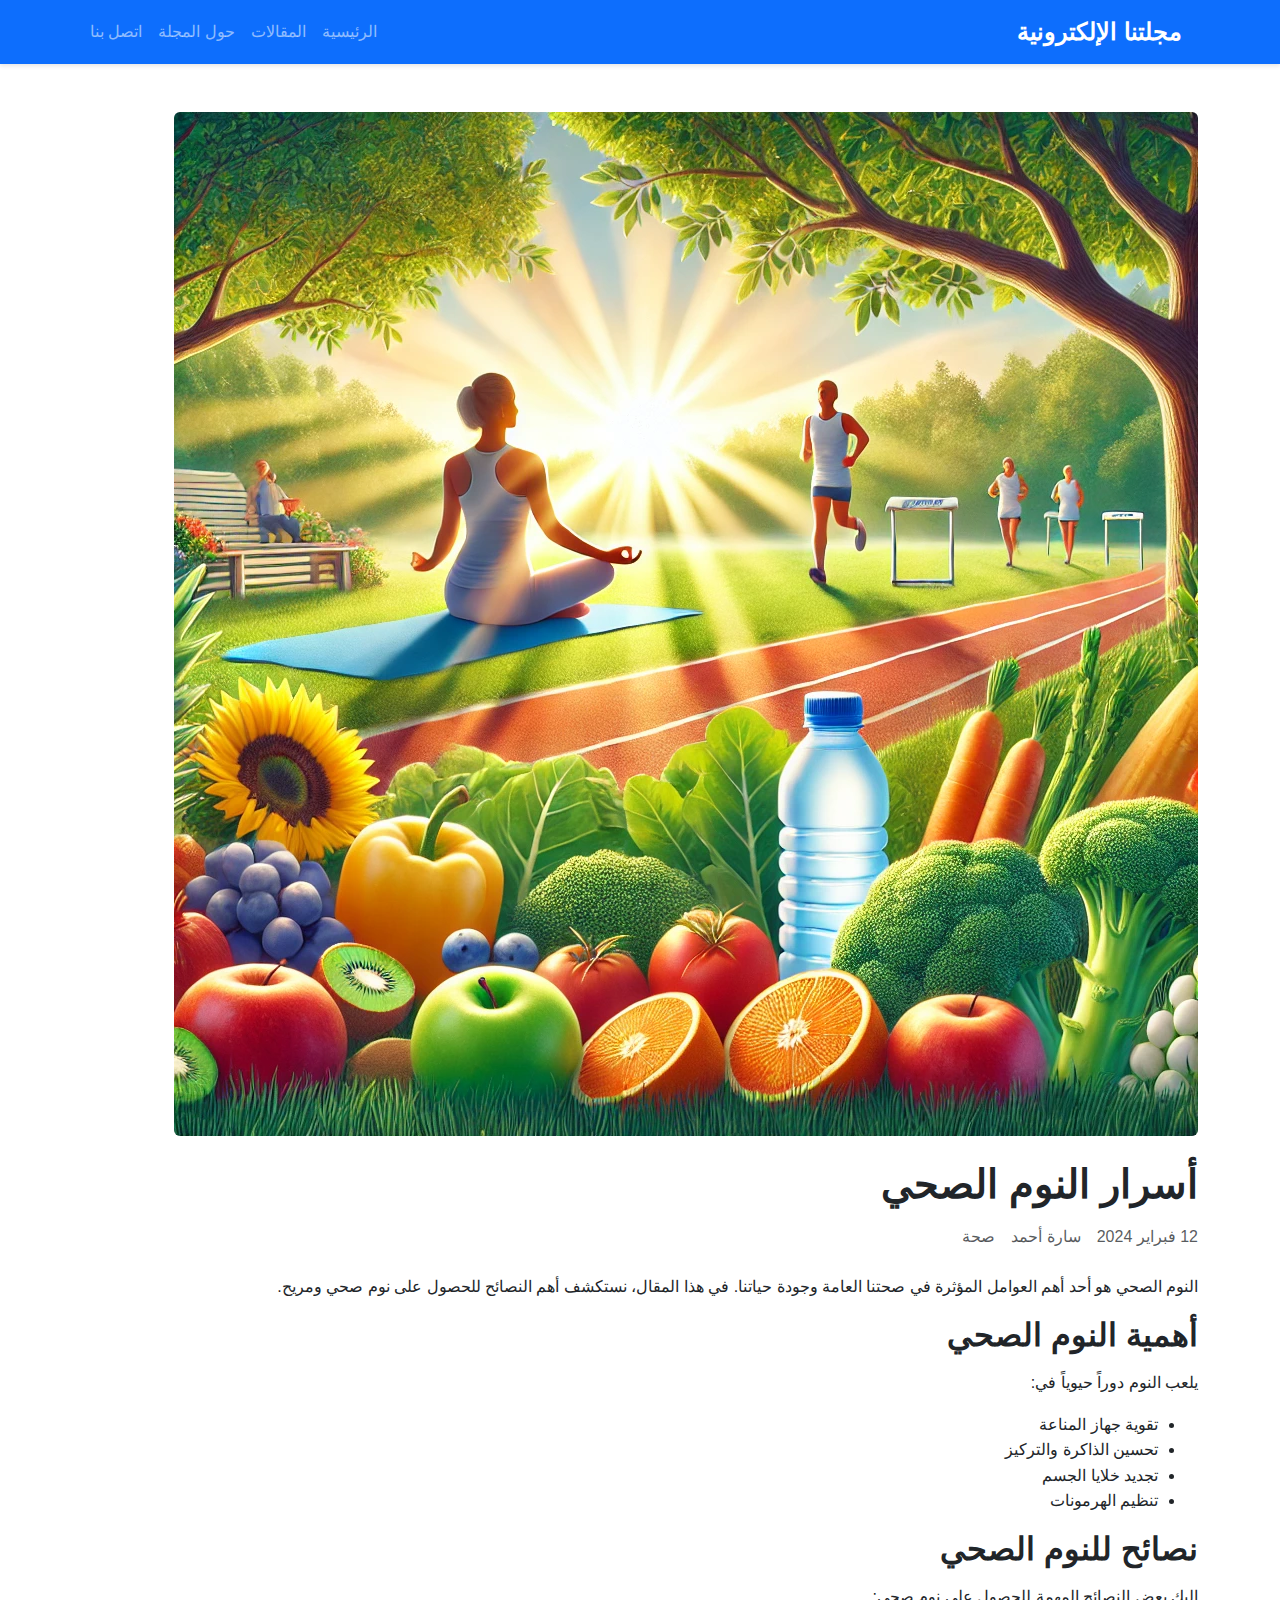
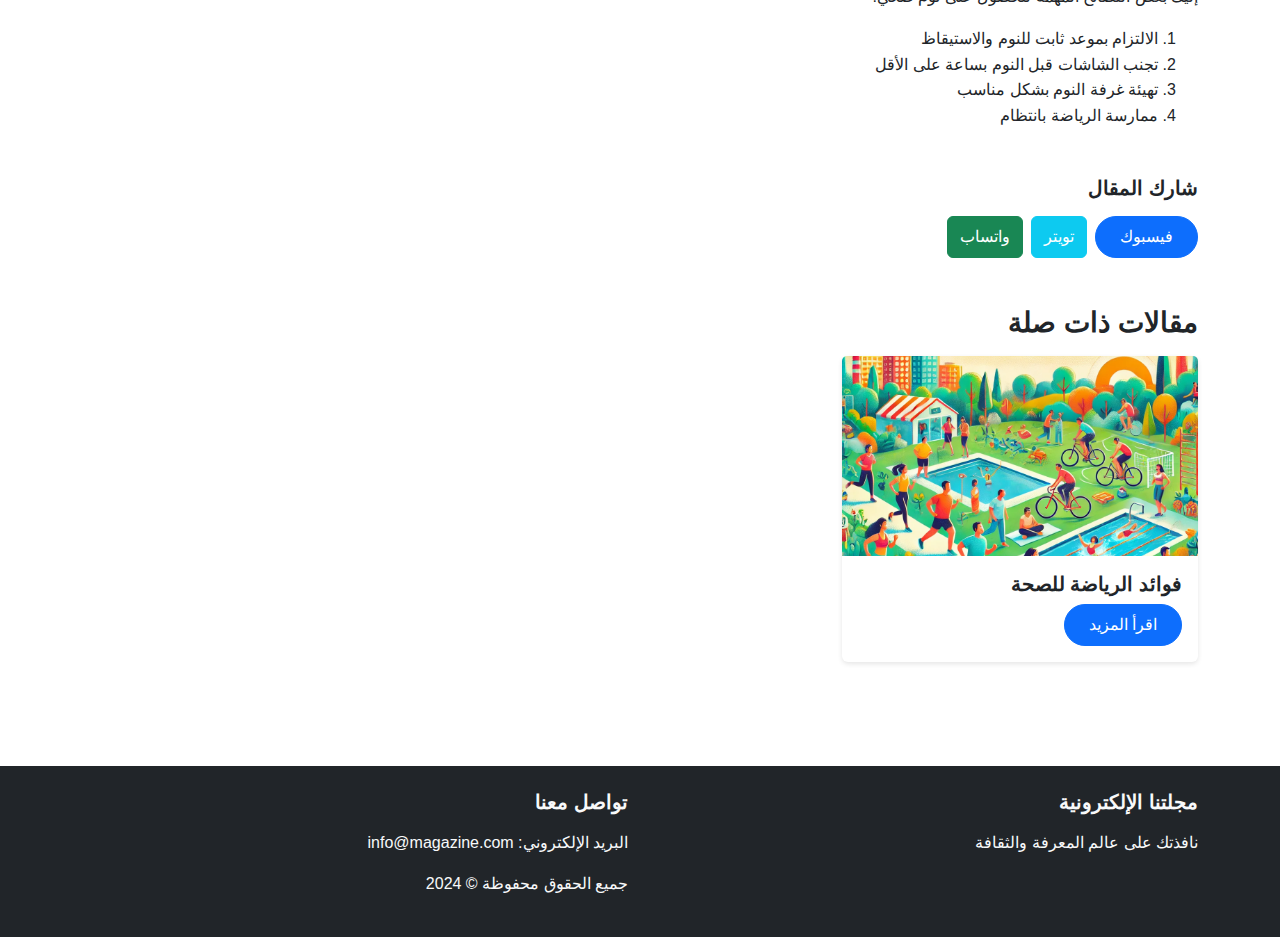
<file: articles/healthy-sleep.html>
<!DOCTYPE html>
<html lang="ar" dir="rtl">
<head>
    <meta charset="UTF-8">
    <meta name="viewport" content="width=device-width, initial-scale=1.0">
    <title>أسرار النوم الصحي - مجلتنا الإلكترونية</title>
    <link href="https://cdn.jsdelivr.net/npm/bootstrap@5.3.0/dist/css/bootstrap.min.css" rel="stylesheet">
    <link rel="stylesheet" href="../css/style.css">
</head>
<body>
    <!-- القائمة العلوية -->
    <nav class="navbar navbar-expand-lg navbar-dark bg-primary">
        <div class="container">
            <a class="navbar-brand" href="../index.html">مجلتنا الإلكترونية</a>
            <button class="navbar-toggler" type="button" data-bs-toggle="collapse" data-bs-target="#navbarNav">
                <span class="navbar-toggler-icon"></span>
            </button>
            <div class="collapse navbar-collapse" id="navbarNav">
                <ul class="navbar-nav me-auto">
                    <li class="nav-item">
                        <a class="nav-link" href="../index.html">الرئيسية</a>
                    </li>
                    <li class="nav-item">
                        <a class="nav-link" href="../articles.html">المقالات</a>
                    </li>
                    <li class="nav-item">
                        <a class="nav-link" href="../about.html">حول المجلة</a>
                    </li>
                    <li class="nav-item">
                        <a class="nav-link" href="../contact.html">اتصل بنا</a>
                    </li>
                </ul>
            </div>
        </div>
    </nav>

    <!-- محتوى المقال -->
    <main class="container py-5">
        <article class="article-content">
            <!-- صورة المقال الرئيسية -->
            <div class="article-header mb-4">
                <img src="../images/health.jpg" class="img-fluid rounded" alt="النوم الصحي">
            </div>

            <!-- معلومات المقال -->
            <div class="article-meta mb-4">
                <h1 class="article-title mb-3">أسرار النوم الصحي</h1>
                <div class="d-flex gap-3 text-muted">
                    <span><i class="bi bi-calendar"></i> 12 فبراير 2024</span>
                    <span><i class="bi bi-person"></i> سارة أحمد</span>
                    <span><i class="bi bi-tag"></i> صحة</span>
                </div>
            </div>

            <!-- محتوى المقال -->
            <div class="article-body">
                <p>النوم الصحي هو أحد أهم العوامل المؤثرة في صحتنا العامة وجودة حياتنا. في هذا المقال، نستكشف أهم النصائح للحصول على نوم صحي ومريح.</p>
                
                <h2>أهمية النوم الصحي</h2>
                <p>يلعب النوم دوراً حيوياً في:</p>
                <ul>
                    <li>تقوية جهاز المناعة</li>
                    <li>تحسين الذاكرة والتركيز</li>
                    <li>تجديد خلايا الجسم</li>
                    <li>تنظيم الهرمونات</li>
                </ul>

                <h2>نصائح للنوم الصحي</h2>
                <p>إليك بعض النصائح المهمة للحصول على نوم صحي:</p>
                <ol>
                    <li>الالتزام بموعد ثابت للنوم والاستيقاظ</li>
                    <li>تجنب الشاشات قبل النوم بساعة على الأقل</li>
                    <li>تهيئة غرفة النوم بشكل مناسب</li>
                    <li>ممارسة الرياضة بانتظام</li>
                </ol>
                
                <!-- يمكن إضافة المزيد من المحتوى هنا -->
            </div>

            <!-- أزرار المشاركة -->
            <div class="share-buttons mt-5">
                <h5>شارك المقال</h5>
                <div class="d-flex gap-2">
                    <button class="btn btn-primary">فيسبوك</button>
                    <button class="btn btn-info text-white">تويتر</button>
                    <button class="btn btn-success">واتساب</button>
                </div>
            </div>

            <!-- مقالات ذات صلة -->
            <div class="related-articles mt-5">
                <h3>مقالات ذات صلة</h3>
                <div class="row mt-3">
                    <div class="col-md-4">
                        <div class="card">
                            <img src="../images/health2.jpg" class="card-img-top" alt="مقال ذو صلة">
                            <div class="card-body">
                                <h5 class="card-title">فوائد الرياضة للصحة</h5>
                                <a href="#" class="btn btn-primary">اقرأ المزيد</a>
                            </div>
                        </div>
                    </div>
                </div>
            </div>
        </article>
    </main>

    <!-- تذييل الصفحة -->
    <footer class="bg-dark text-light py-4">
        <div class="container">
            <div class="row">
                <div class="col-md-6">
                    <h5>مجلتنا الإلكترونية</h5>
                    <p>نافذتك على عالم المعرفة والثقافة</p>
                </div>
                <div class="col-md-6 text-md-end">
                    <h5>تواصل معنا</h5>
                    <p>البريد الإلكتروني: info@magazine.com</p>
                    <p>جميع الحقوق محفوظة © 2024</p>
                </div>
            </div>
        </div>
    </footer>

    <script src="https://cdn.jsdelivr.net/npm/bootstrap@5.3.0/dist/js/bootstrap.bundle.min.js"></script>
    <script src="../js/main.js"></script>
</body>
</html>
</file>
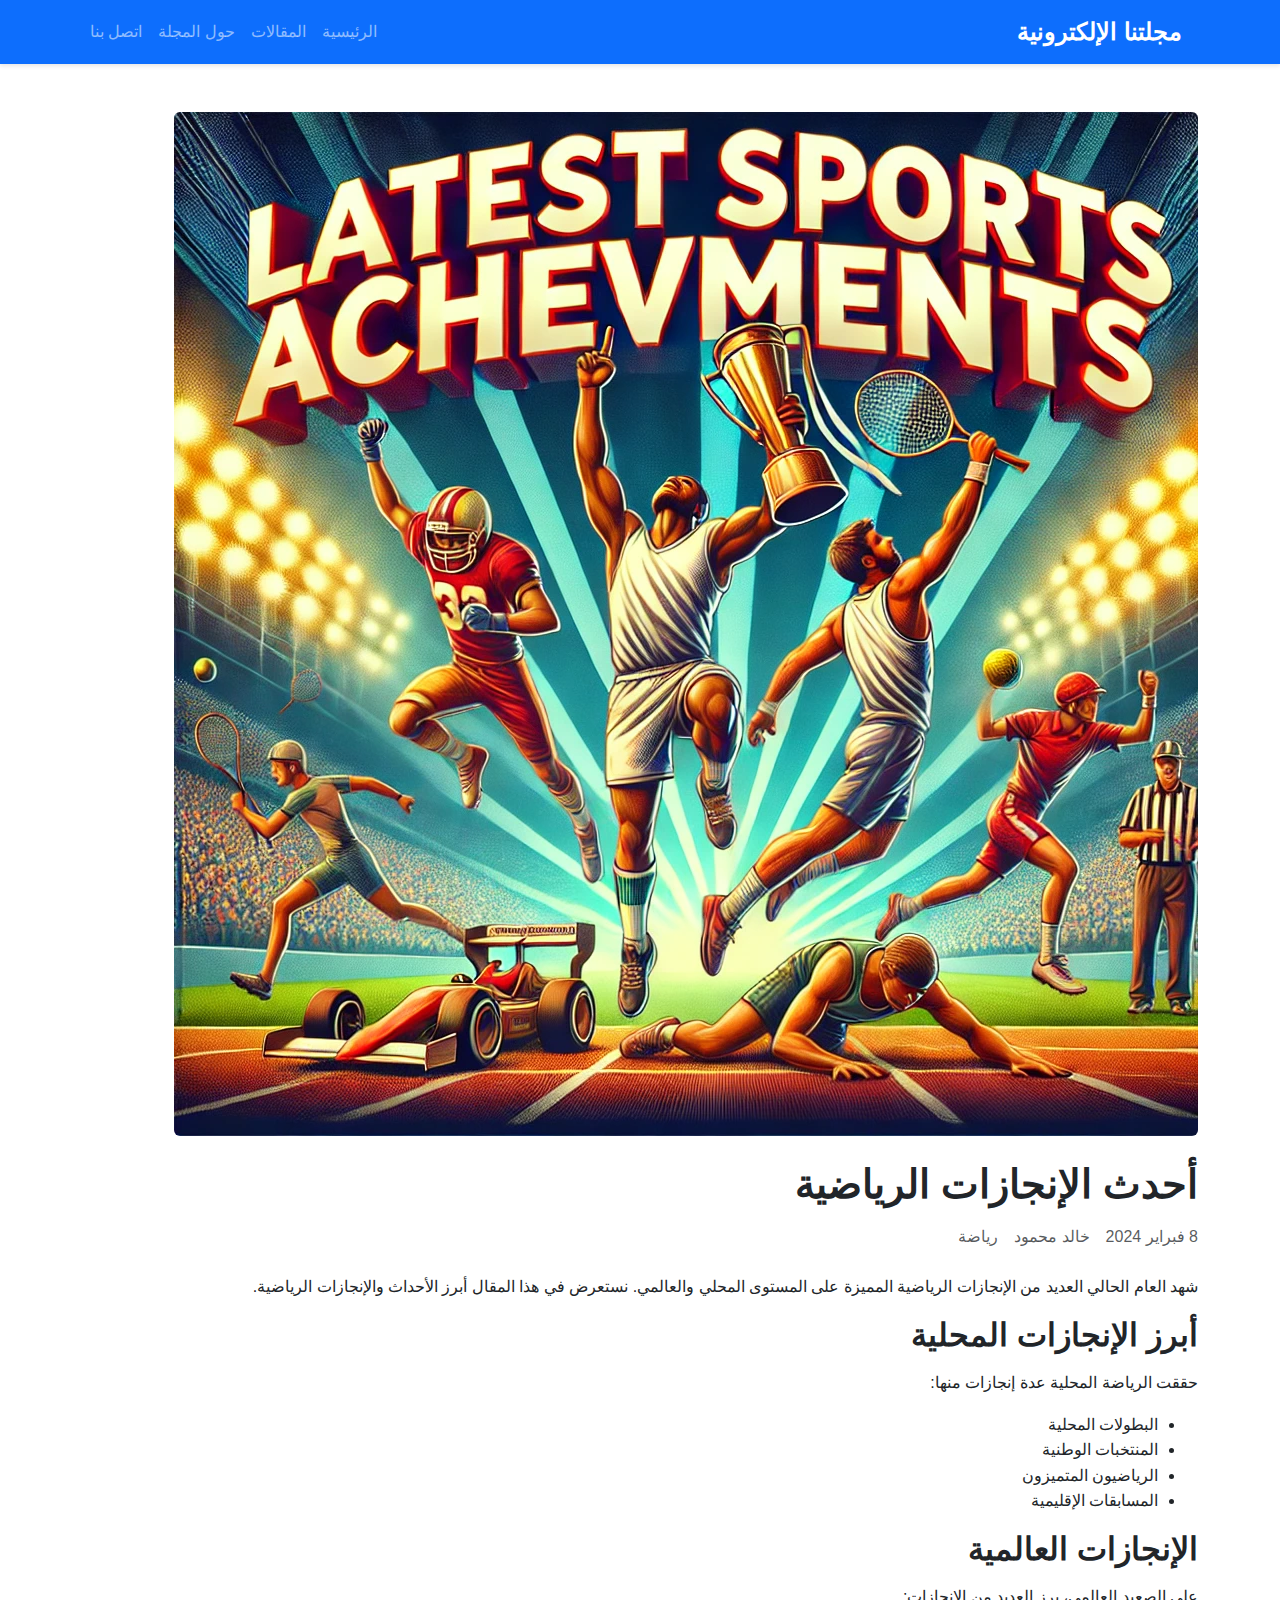
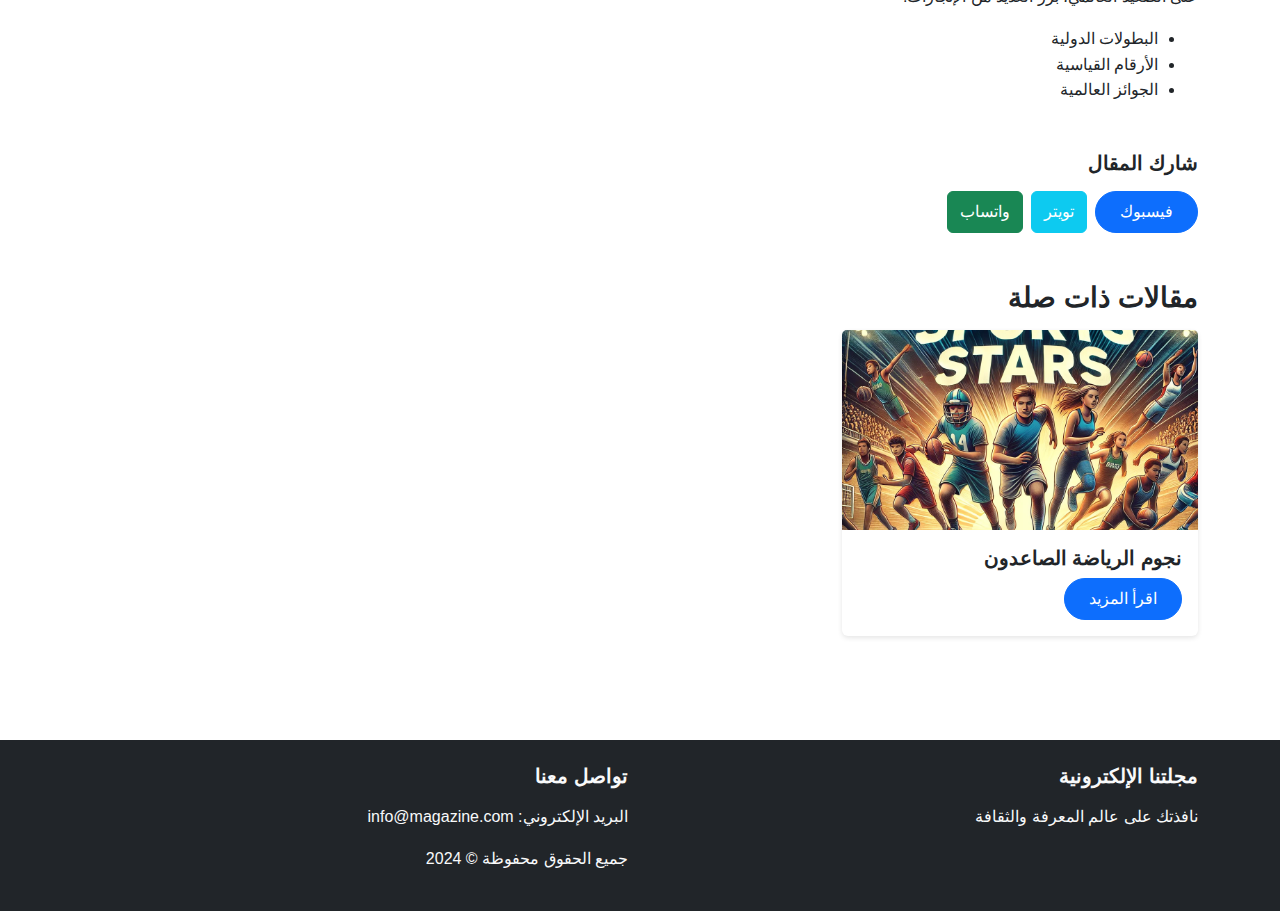
<file: articles/sports-achievements.html>
<!DOCTYPE html>
<html lang="ar" dir="rtl">
<head>
    <meta charset="UTF-8">
    <meta name="viewport" content="width=device-width, initial-scale=1.0">
    <title>أحدث الإنجازات الرياضية - مجلتنا الإلكترونية</title>
    <link href="https://cdn.jsdelivr.net/npm/bootstrap@5.3.0/dist/css/bootstrap.min.css" rel="stylesheet">
    <link rel="stylesheet" href="../css/style.css">
</head>
<body>
    <!-- القائمة العلوية -->
    <nav class="navbar navbar-expand-lg navbar-dark bg-primary">
        <div class="container">
            <a class="navbar-brand" href="../index.html">مجلتنا الإلكترونية</a>
            <button class="navbar-toggler" type="button" data-bs-toggle="collapse" data-bs-target="#navbarNav">
                <span class="navbar-toggler-icon"></span>
            </button>
            <div class="collapse navbar-collapse" id="navbarNav">
                <ul class="navbar-nav me-auto">
                    <li class="nav-item">
                        <a class="nav-link" href="../index.html">الرئيسية</a>
                    </li>
                    <li class="nav-item">
                        <a class="nav-link" href="../articles.html">المقالات</a>
                    </li>
                    <li class="nav-item">
                        <a class="nav-link" href="../about.html">حول المجلة</a>
                    </li>
                    <li class="nav-item">
                        <a class="nav-link" href="../contact.html">اتصل بنا</a>
                    </li>
                </ul>
            </div>
        </div>
    </nav>

    <!-- محتوى المقال -->
    <main class="container py-5">
        <article class="article-content">
            <!-- صورة المقال الرئيسية -->
            <div class="article-header mb-4">
                <img src="../images/sport.jpg" class="img-fluid rounded" alt="إنجازات رياضية">
            </div>

            <!-- معلومات المقال -->
            <div class="article-meta mb-4">
                <h1 class="article-title mb-3">أحدث الإنجازات الرياضية</h1>
                <div class="d-flex gap-3 text-muted">
                    <span><i class="bi bi-calendar"></i> 8 فبراير 2024</span>
                    <span><i class="bi bi-person"></i> خالد محمود</span>
                    <span><i class="bi bi-tag"></i> رياضة</span>
                </div>
            </div>

            <!-- محتوى المقال -->
            <div class="article-body">
                <p>شهد العام الحالي العديد من الإنجازات الرياضية المميزة على المستوى المحلي والعالمي. نستعرض في هذا المقال أبرز الأحداث والإنجازات الرياضية.</p>
                
                <h2>أبرز الإنجازات المحلية</h2>
                <p>حققت الرياضة المحلية عدة إنجازات منها:</p>
                <ul>
                    <li>البطولات المحلية</li>
                    <li>المنتخبات الوطنية</li>
                    <li>الرياضيون المتميزون</li>
                    <li>المسابقات الإقليمية</li>
                </ul>

                <h2>الإنجازات العالمية</h2>
                <p>على الصعيد العالمي، برز العديد من الإنجازات:</p>
                <ul>
                    <li>البطولات الدولية</li>
                    <li>الأرقام القياسية</li>
                    <li>الجوائز العالمية</li>
                </ul>
                
                <!-- يمكن إضافة المزيد من المحتوى هنا -->
            </div>

            <!-- أزرار المشاركة -->
            <div class="share-buttons mt-5">
                <h5>شارك المقال</h5>
                <div class="d-flex gap-2">
                    <button class="btn btn-primary">فيسبوك</button>
                    <button class="btn btn-info text-white">تويتر</button>
                    <button class="btn btn-success">واتساب</button>
                </div>
            </div>

            <!-- مقالات ذات صلة -->
            <div class="related-articles mt-5">
                <h3>مقالات ذات صلة</h3>
                <div class="row mt-3">
                    <div class="col-md-4">
                        <div class="card">
                            <img src="../images/sport2.jpg" class="card-img-top" alt="مقال ذو صلة">
                            <div class="card-body">
                                <h5 class="card-title">نجوم الرياضة الصاعدون</h5>
                                <a href="#" class="btn btn-primary">اقرأ المزيد</a>
                            </div>
                        </div>
                    </div>
                </div>
            </div>
        </article>
    </main>

    <!-- تذييل الصفحة -->
    <footer class="bg-dark text-light py-4">
        <div class="container">
            <div class="row">
                <div class="col-md-6">
                    <h5>مجلتنا الإلكترونية</h5>
                    <p>نافذتك على عالم المعرفة والثقافة</p>
                </div>
                <div class="col-md-6 text-md-end">
                    <h5>تواصل معنا</h5>
                    <p>البريد الإلكتروني: info@magazine.com</p>
                    <p>جميع الحقوق محفوظة © 2024</p>
                </div>
            </div>
        </div>
    </footer>

    <script src="https://cdn.jsdelivr.net/npm/bootstrap@5.3.0/dist/js/bootstrap.bundle.min.js"></script>
    <script src="../js/main.js"></script>
</body>
</html>
</file>
<file: css/style.css>
/* التنسيقات العامة */
body {
    font-family: 'Cairo', sans-serif;
    line-height: 1.6;
}

/* تنسيقات القائمة العلوية */
.navbar {
    box-shadow: 0 2px 4px rgba(0,0,0,0.1);
}

.navbar-brand {
    font-size: 1.5rem;
    font-weight: bold;
}

/* تنسيقات القسم الرئيسي */
.hero-section {
    background-color: #f8f9fa;
    padding: 4rem 0;
}

/* تنسيقات البطاقات */
.card {
    transition: transform 0.3s ease;
    margin-bottom: 1.5rem;
    border: none;
    box-shadow: 0 2px 5px rgba(0,0,0,0.1);
}

.card:hover {
    transform: translateY(-5px);
}

.card-img-top {
    height: 200px;
    object-fit: cover;
}

/* تنسيقات العناوين */
h1, h2, h3, h4, h5, h6 {
    font-weight: bold;
    margin-bottom: 1rem;
}

/* تنسيقات الأزرار */
.btn-primary {
    padding: 0.5rem 1.5rem;
    border-radius: 25px;
}

/* تنسيقات تذييل الصفحة */
footer {
    margin-top: 2rem;
}

/* التصميم المتجاوب */
@media (max-width: 768px) {
    .hero-section {
        padding: 2rem 0;
    }
    
    .card-img-top {
        height: 180px;
    }
}

/* تنسيقات إضافية للنص العربي */
[dir="rtl"] {
    text-align: right;
}

/* تنسيقات القسم الشعبي */
.popular-articles {
    background-color: #f8f9fa;
    padding: 4rem 0;
}

/* تأثيرات التحويم */
.card:hover {
    box-shadow: 0 5px 15px rgba(0,0,0,0.2);
}
</file>
